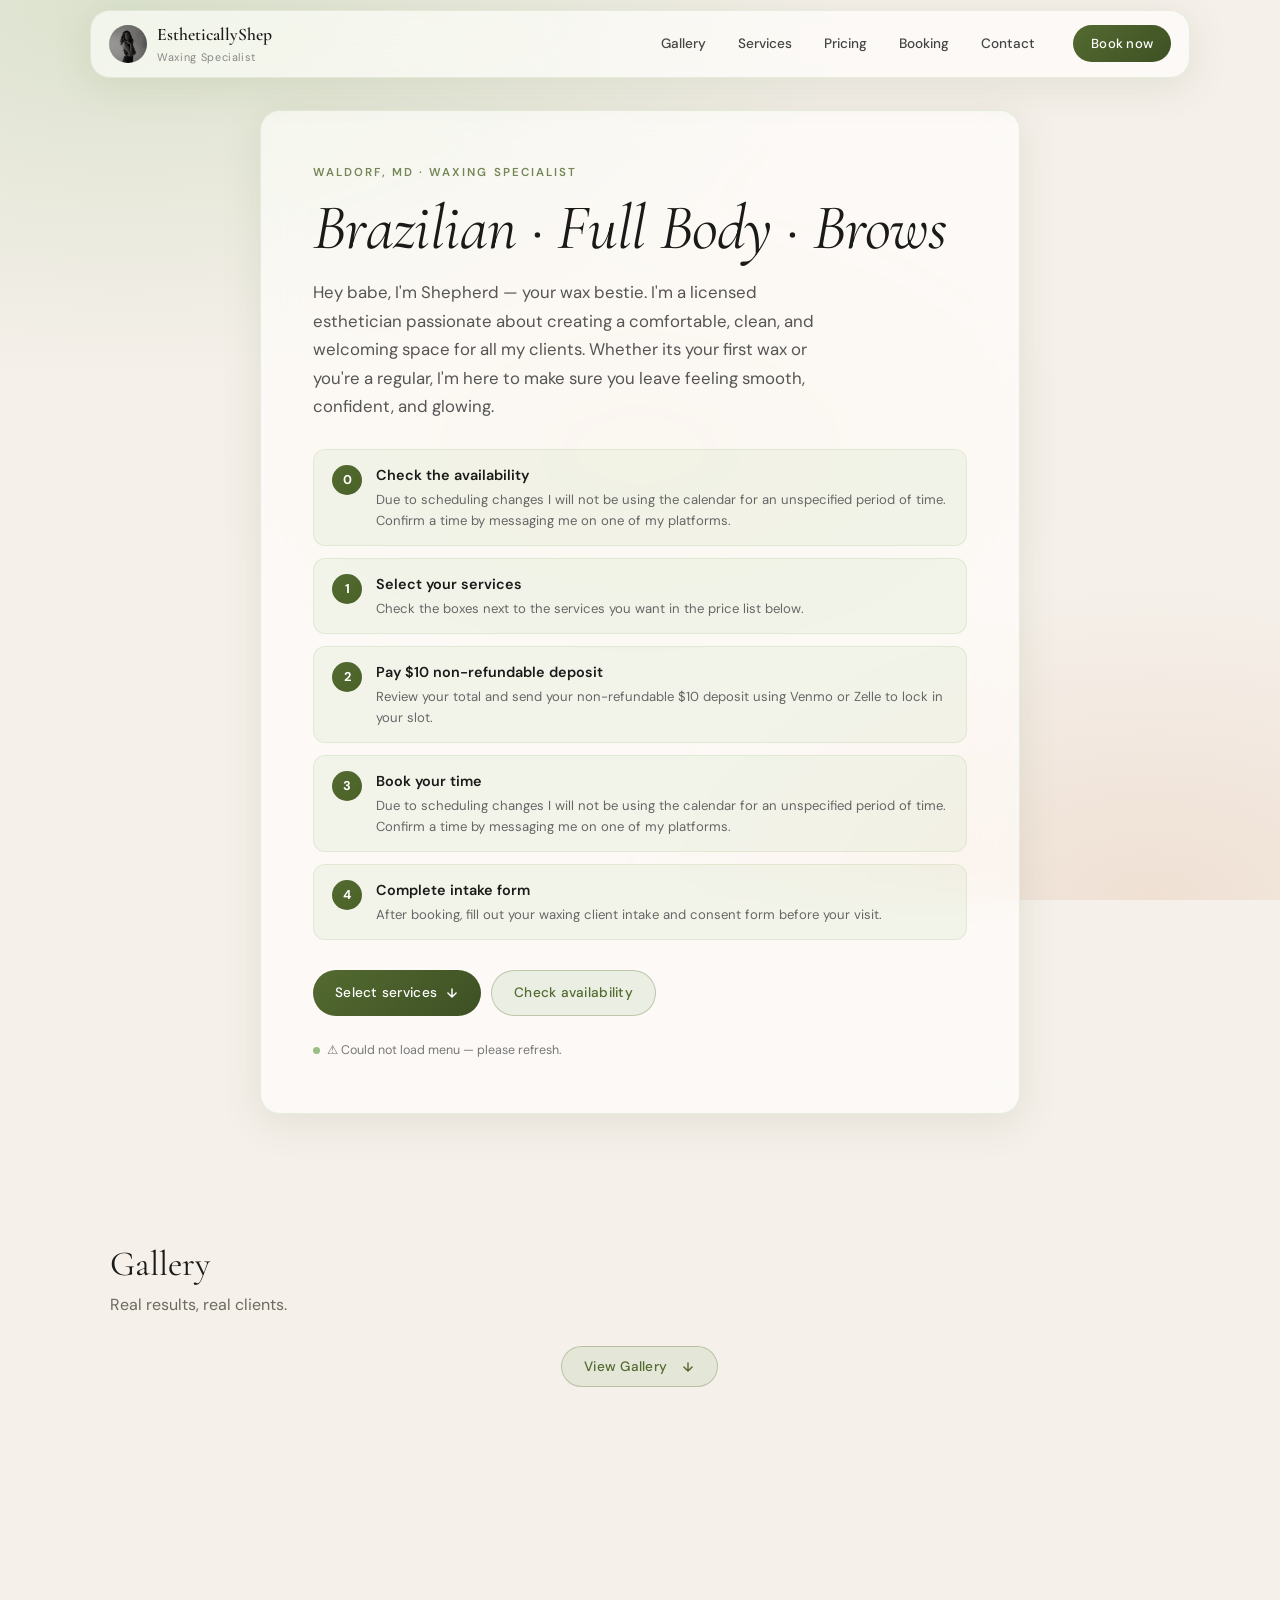
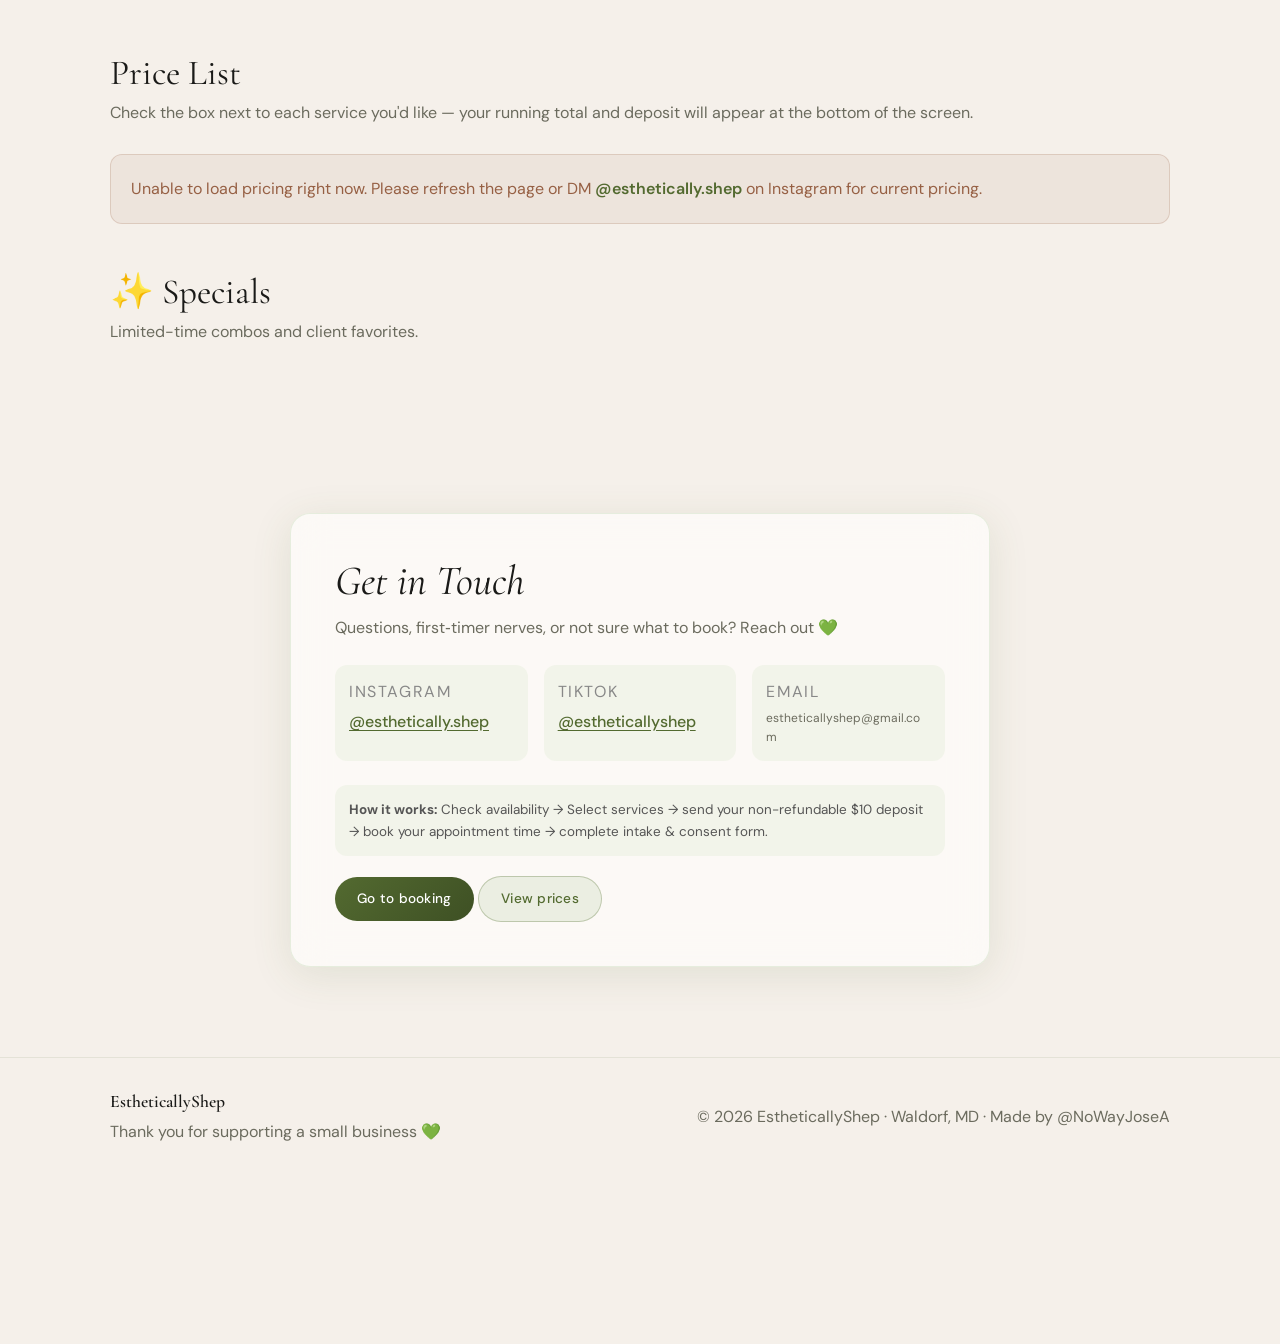
<file: index.html>
<html lang="en">
<head>
  <meta charset="UTF-8" />
  <meta name="viewport" content="width=device-width,initial-scale=1" />
  <title>EstheticallyShep — Waxing Specialist</title>
  <meta name="description" content="EstheticallyShep — Brazilian • Full Body • Brows. Located in Waldorf, MD. Book, pay your non-refundable deposit, and glow up." />
  <link rel="icon" href="IMG_6530.JPG" />
 
  <!-- Google Fonts preconnect for performance -->
  <link rel="preconnect" href="https://fonts.googleapis.com" />
  <link rel="preconnect" href="https://fonts.gstatic.com" crossorigin />
 
  <link rel="stylesheet" href="style.css" />
 
</head>
 
<body>
  <!-- ======= NAV ======= -->
  <header class="navWrap">
    <div class="nav glass">
      <a class="brand" href="index.html" aria-label="EstheticallyShep home">
        <img class="brandLogo" src="IMG_6530.JPG" alt="EstheticallyShep logo" width="38" height="38" />
        <div class="brandText">
          <div class="brandName">EstheticallyShep</div>
          <div class="brandTag">Waxing Specialist</div>
        </div>
      </a>
 
      <nav class="navLinks" aria-label="Primary navigation">
        <a href="#gallery">Gallery</a>
        <a href="#services">Services</a>
        <a href="#pricing">Pricing</a>
        <a href="booking.html">Booking</a>
        <a href="#contact">Contact</a>
      </nav>
 
      <a class="btn navCta" href="booking.html" aria-label="Go to booking page">Book now</a>
    </div>
  </header>
 
  <!-- ======= MAIN ======= -->
  <main class="page">
 
    <!-- ── HERO ── -->
    <section class="hero">
      <div class="heroCard glass" data-animate="fade-up">
        <p class="kicker">Waldorf, MD · Waxing Specialist</p>
        <h1>Brazilian · Full Body · Brows</h1>
        <p class="heroText">
          Hey babe, I'm Shepherd — your wax bestie. I'm a licensed esthetician passionate about creating a comfortable, 
          clean, and welcoming space for all my clients. Whether its your first wax or you're a regular, I'm here to make sure you leave feeling smooth, confident, and glowing.
        </p>
 
        <div class="heroSteps" data-animate="fade-up">
           <div class="step">
            <div class="stepNum">0</div>
            <div>
              <div class="stepTitle">Check the availability</div>
              <div class="stepText">Due to scheduling changes I will not be using the calendar for an unspecified period of time. Confirm a time by messaging me on one of my platforms.</div>
            </div>
          </div>
          <div class="step">
            <div class="stepNum">1</div>
            <div>
              <div class="stepTitle">Select your services</div>
              <div class="stepText">Check the boxes next to the services you want in the price list below.</div>
            </div>
          </div>
          <div class="step">
            <div class="stepNum">2</div>
            <div>
              <div class="stepTitle">Pay $10 non-refundable deposit</div>
              <div class="stepText">Review your total and send your non-refundable $10 deposit using Venmo or Zelle to lock in your slot.</div>
            </div>
          </div>
          <div class="step">
            <div class="stepNum">3</div>
            <div>
              <div class="stepTitle">Book your time</div>
              <div class="stepText">Due to scheduling changes I will not be using the calendar for an unspecified period of time. Confirm a time by messaging me on one of my platforms.</div>
            </div>
          </div>
          <div class="step">
            <div class="stepNum">4</div>
            <div>
              <div class="stepTitle">Complete intake form</div>
              <div class="stepText">After booking, fill out your waxing client intake and consent form before your visit.</div>
            </div>
          </div>
        </div>
 
        <div class="heroActions">
          <a class="btn" href="#pricing">
            Select services
            <svg xmlns="http://www.w3.org/2000/svg" width="14" height="14" viewBox="0 0 24 24" fill="none" stroke="currentColor" stroke-width="2.5" stroke-linecap="round" stroke-linejoin="round"><path d="M12 5v14M5 12l7 7 7-7"/></svg>
          </a>
          <a class="btn secondary" href="booking.html">Check availability</a>
        </div>
 
        <p class="livePill" aria-live="polite">
          <span class="dot"></span>
          <span id="liveStatus">Loading menu…</span>
        </p>
      </div>
    </section>
 
    <!-- ── PHOTO GALLERY CAROUSEL ── -->
    <section class="section photoSection" id="gallery">
      <div class="container">
        <h2 class="sectionTitle" data-animate="fade-up">Gallery</h2>
        <p class="sectionSub muted" data-animate="fade-up">Real results, real clients.</p>
        <div style="text-align:center; margin-bottom:16px;" data-animate="fade-up">
          <button class="btn secondary" id="galleryToggleBtn" type="button" aria-expanded="false" aria-controls="photoCarouselWrap">
            View Gallery
            <svg id="galleryToggleIcon" xmlns="http://www.w3.org/2000/svg" width="14" height="14" viewBox="0 0 24 24" fill="none" stroke="currentColor" stroke-width="2.5" stroke-linecap="round" stroke-linejoin="round" style="margin-left:6px; transition:transform 0.3s;"><path d="M12 5v14M5 12l7 7 7-7"/></svg>
          </button>
        </div>
        <div id="photoCarouselWrap" style="display:none;">
          <div id="photoCarousel"></div>
        </div>
      </div>
    </section>
 
    <!-- ── SERVICES CAROUSEL ── -->
    <section class="section" id="services">
      <div class="container">
        <div id="servicesCarousel"></div>
      </div>
    </section>
 
    <!-- ── PRICING ── -->
    <section class="section" id="pricing">
      <div class="container">
        <h2 class="sectionTitle" data-animate="fade-up">Price List</h2>
        <p class="sectionSub muted" data-animate="fade-up">
          Check the box next to each service you'd like — your running total and deposit will appear at the bottom of the screen.
        </p>
 
        <div id="pricingList" data-animate="fade-up"></div>
 
        <!-- Specials -->
        <div class="specialsWrap" data-animate="fade-up">
          <h2 class="sectionTitle">✨ Specials</h2>
          <p class="sectionSub muted">Limited-time combos and client favorites.</p>
          <div id="specialsList"></div>
        </div>
      </div>
    </section>
 
    <!-- ── CONTACT ── -->
    <section class="section" id="contact">
      <div class="container">
        <div class="contactCard glass" data-animate="fade-up">
          <h2>Get in Touch</h2>
          <p class="muted">Questions, first‑timer nerves, or not sure what to book? Reach out 💚</p>
 
          <div class="contactGrid">
            <div class="contactItem">
              <div class="contactLabel">Instagram</div>
              <a class="link" href="https://instagram.com/esthetically.shep" target="_blank" rel="noopener">@esthetically.shep</a>
            </div>
            <div class="contactItem">
              <div class="contactLabel">TikTok</div>
              <a class="link" href="https://www.tiktok.com/@estheticallyshep?_r=1&_t=ZP-94dry672qPX" target="_blank" rel="noopener">@estheticallyshep</a>
            </div>
            <div class="contactItem">
              <div class="contactLabel">Email</div>
              <div class="email">estheticallyshep@gmail.com</div>
            </div>
          </div>
 
          <div class="contactNote">
            <strong>How it works:</strong> Check availability → Select services → send your non-refundable $10 deposit → book your appointment time → complete intake &amp; consent form.
          </div>
 
          <div class="contactActions">
            <a class="btn" href="booking.html">Go to booking</a>
            <a class="btn secondary" href="#pricing">View prices</a>
          </div>
        </div>
      </div>
    </section>
 
    <footer class="footer">
      <div class="container footerInner">
        <div>
          <div class="footBrand">EstheticallyShep</div>
          <div class="muted">Thank you for supporting a small business 💚</div>
        </div>
        <div class="muted">© <span id="year"></span> EstheticallyShep · Waldorf, MD · Made by <a href="https://github.com/NoWayJoseA" target="_blank" rel="noopener noreferrer">@NoWayJoseA</a></div>
      </div>
    </footer>
  </main>
 
  <script>document.getElementById("year").textContent = new Date().getFullYear();</script>
  <script src="app.js"></script>
</body>
</html>
</file>
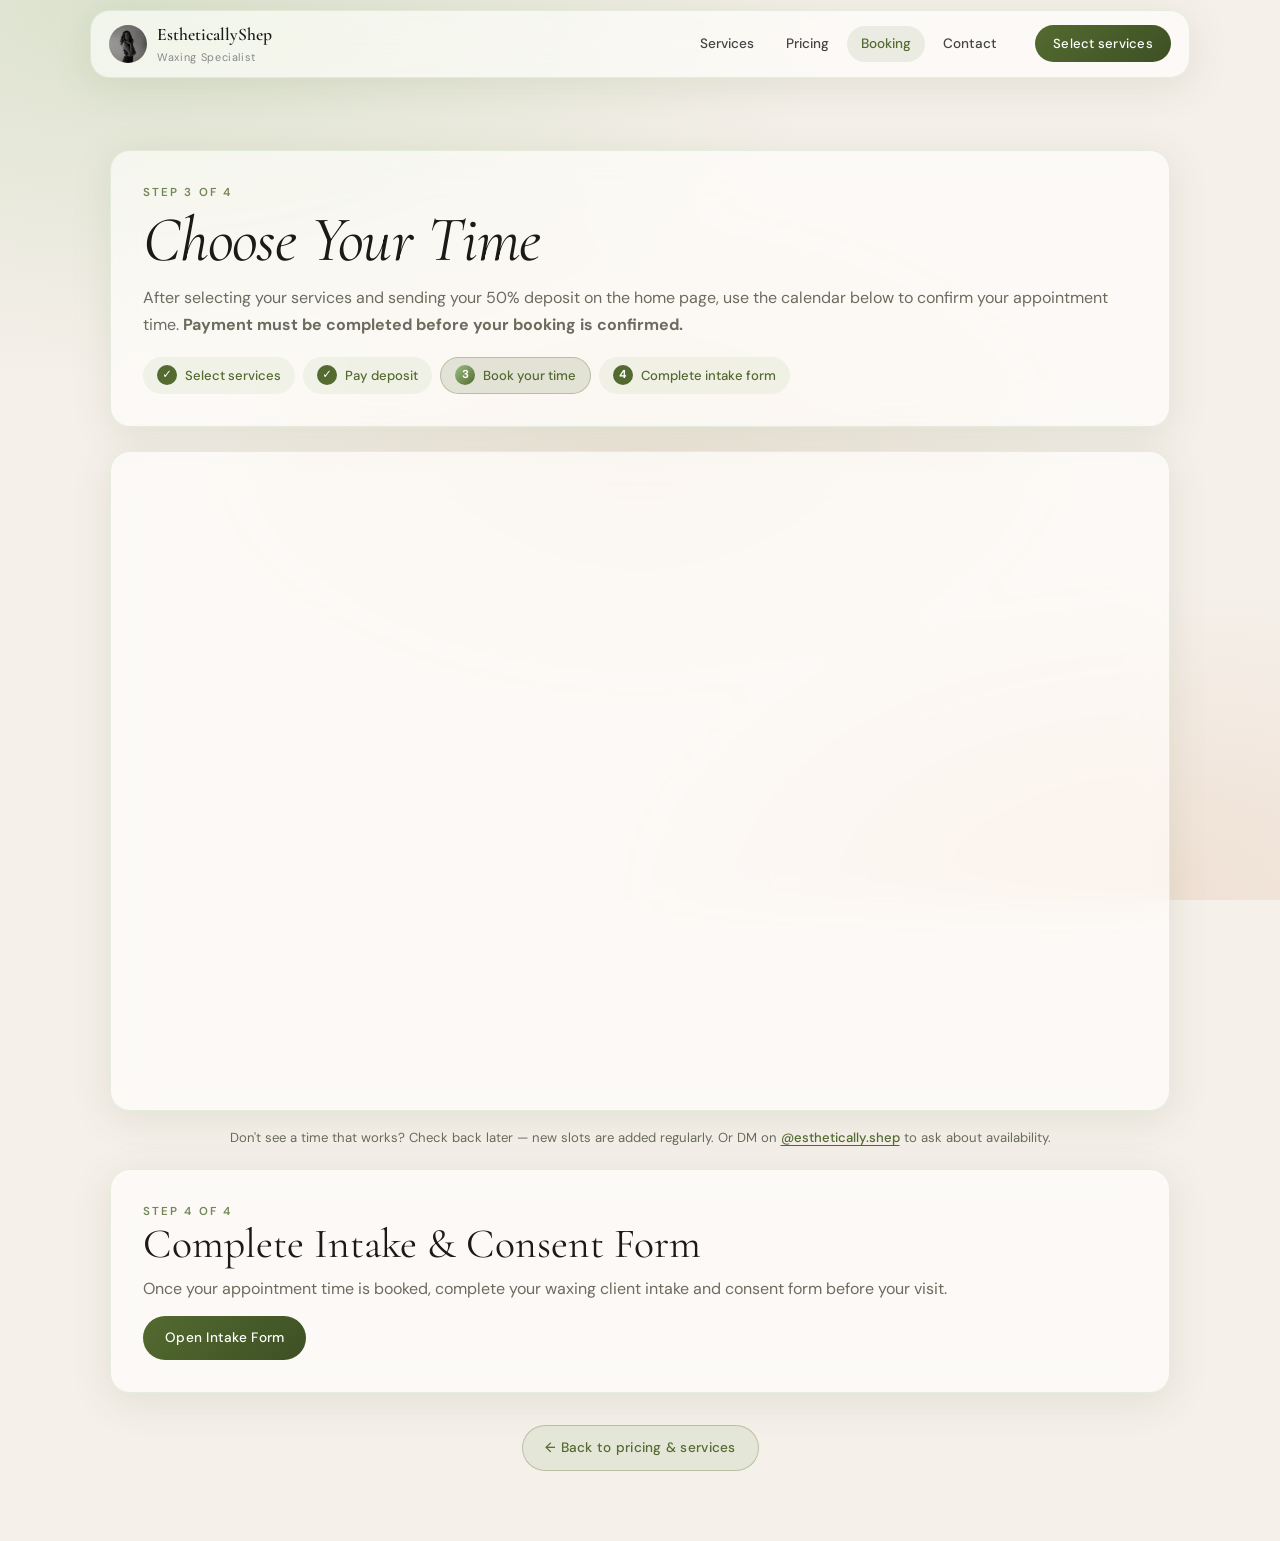
<file: booking.html>
<!doctype html>
<html lang="en">
<head>
  <meta charset="UTF-8" />
  <meta name="viewport" content="width=device-width,initial-scale=1" />
  <title>Book — EstheticallyShep</title>
  <meta name="description" content="Book an appointment with EstheticallyShep in Waldorf, MD. Select your services, pay your deposit, then choose your time." />
  <link rel="icon" href="assets/img/logo.png" />
  <link rel="preconnect" href="https://fonts.googleapis.com" />
  <link rel="preconnect" href="https://fonts.gstatic.com" crossorigin />
  <link rel="stylesheet" href="style.css" />
</head>

<body>
  <header class="navWrap">
    <div class="nav glass">
      <a class="brand" href="index.html" aria-label="EstheticallyShep home">
        <img class="brandLogo" src="IMG_6530.JPG" alt="EstheticallyShep logo" width="38" height="38" />
        <div class="brandText">
          <div class="brandName">EstheticallyShep</div>
          <div class="brandTag">Waxing Specialist</div>
        </div>
      </a>

      <nav class="navLinks" aria-label="Primary navigation">
        <a href="index.html#services">Services</a>
        <a href="index.html#pricing">Pricing</a>
        <a class="active" href="booking.html">Booking</a>
        <a href="index.html#contact">Contact</a>
      </nav>

      <a class="btn navCta" href="index.html#pricing" aria-label="Select services and pay deposit">Select services</a>
    </div>
  </header>

  <main class="page">
    <section class="section">
      <div class="container">

        <div class="bookingHero glass" data-animate="fade-up">
          <p class="kicker">Step 3 of 4</p>
          <h1>Choose Your Time</h1>
          <p class="muted">
            After selecting your services and sending your 50% deposit on the home page, use the calendar below to confirm your appointment time.
            <strong> Payment must be completed before your booking is confirmed.</strong>
          </p>

          <div class="bookingSteps">
            <div class="miniStep">
              <span>✓</span> Select services
            </div>
            <div class="miniStep">
              <span>✓</span> Pay deposit
            </div>
            <div class="miniStep" style="background: rgba(83,106,48,0.15); border: 1.5px solid rgba(83,106,48,0.3);">
              <span style="background: linear-gradient(135deg, #9abe83, #536a30);">3</span> Book your time
            </div>
            <div class="miniStep">
              <span>4</span> Complete intake form
            </div>
          </div>
        </div>

        <div class="bookingFrame glass" data-animate="fade-up">
          <iframe
            src="https://calendar.google.com/calendar/appointments/schedules/AcZssZ10RNpSrgbRQURihGTPtcEadJ0nVlA8j5O52AT-zgfAJr53ZzY28FDJWLaTJcyq4pIoC62fFPbS?gv=true"
            style="border:0; border-radius:16px; display:block;"
            width="100%"
            height="650"
            frameborder="0"
            title="EstheticallyShep Appointment Booking"
            loading="lazy"
          ></iframe>
        </div>

        <p class="bookingFooter muted">
          Don't see a time that works? Check back later — new slots are added regularly. Or DM on
          <a class="link" href="https://instagram.com/esthetically.shep" target="_blank" rel="noopener">@esthetically.shep</a>
          to ask about availability.
        </p>

        <div class="bookingHero glass" data-animate="fade-up" style="margin-top: 20px;">
          <p class="kicker">Step 4 of 4</p>
          <h2 style="margin-bottom: 6px;">Complete Intake &amp; Consent Form</h2>
          <p class="muted" style="margin-bottom: 14px;">
            Once your appointment time is booked, complete your waxing client intake and consent form before your visit.
          </p>
          <a class="btn" href="intake.html">Open Intake Form</a>
        </div>

        <div style="margin-top: 32px; text-align: center;">
          <a class="btn secondary" href="index.html#pricing">← Back to pricing & services</a>
        </div>

      </div>
    </section>
  </main>

  <script>
    // Animate elements on load
    document.addEventListener("DOMContentLoaded", () => {
      if (!("IntersectionObserver" in window)) {
        document.querySelectorAll("[data-animate]").forEach(el => el.classList.add("inview"));
        return;
      }
      const io = new IntersectionObserver(entries => {
        entries.forEach(e => { if (e.isIntersecting) { e.target.classList.add("inview"); io.unobserve(e.target); } });
      }, { threshold: 0.1 });
      document.querySelectorAll("[data-animate]").forEach(el => io.observe(el));
    });
  </script>
</body>
</html>
</file>
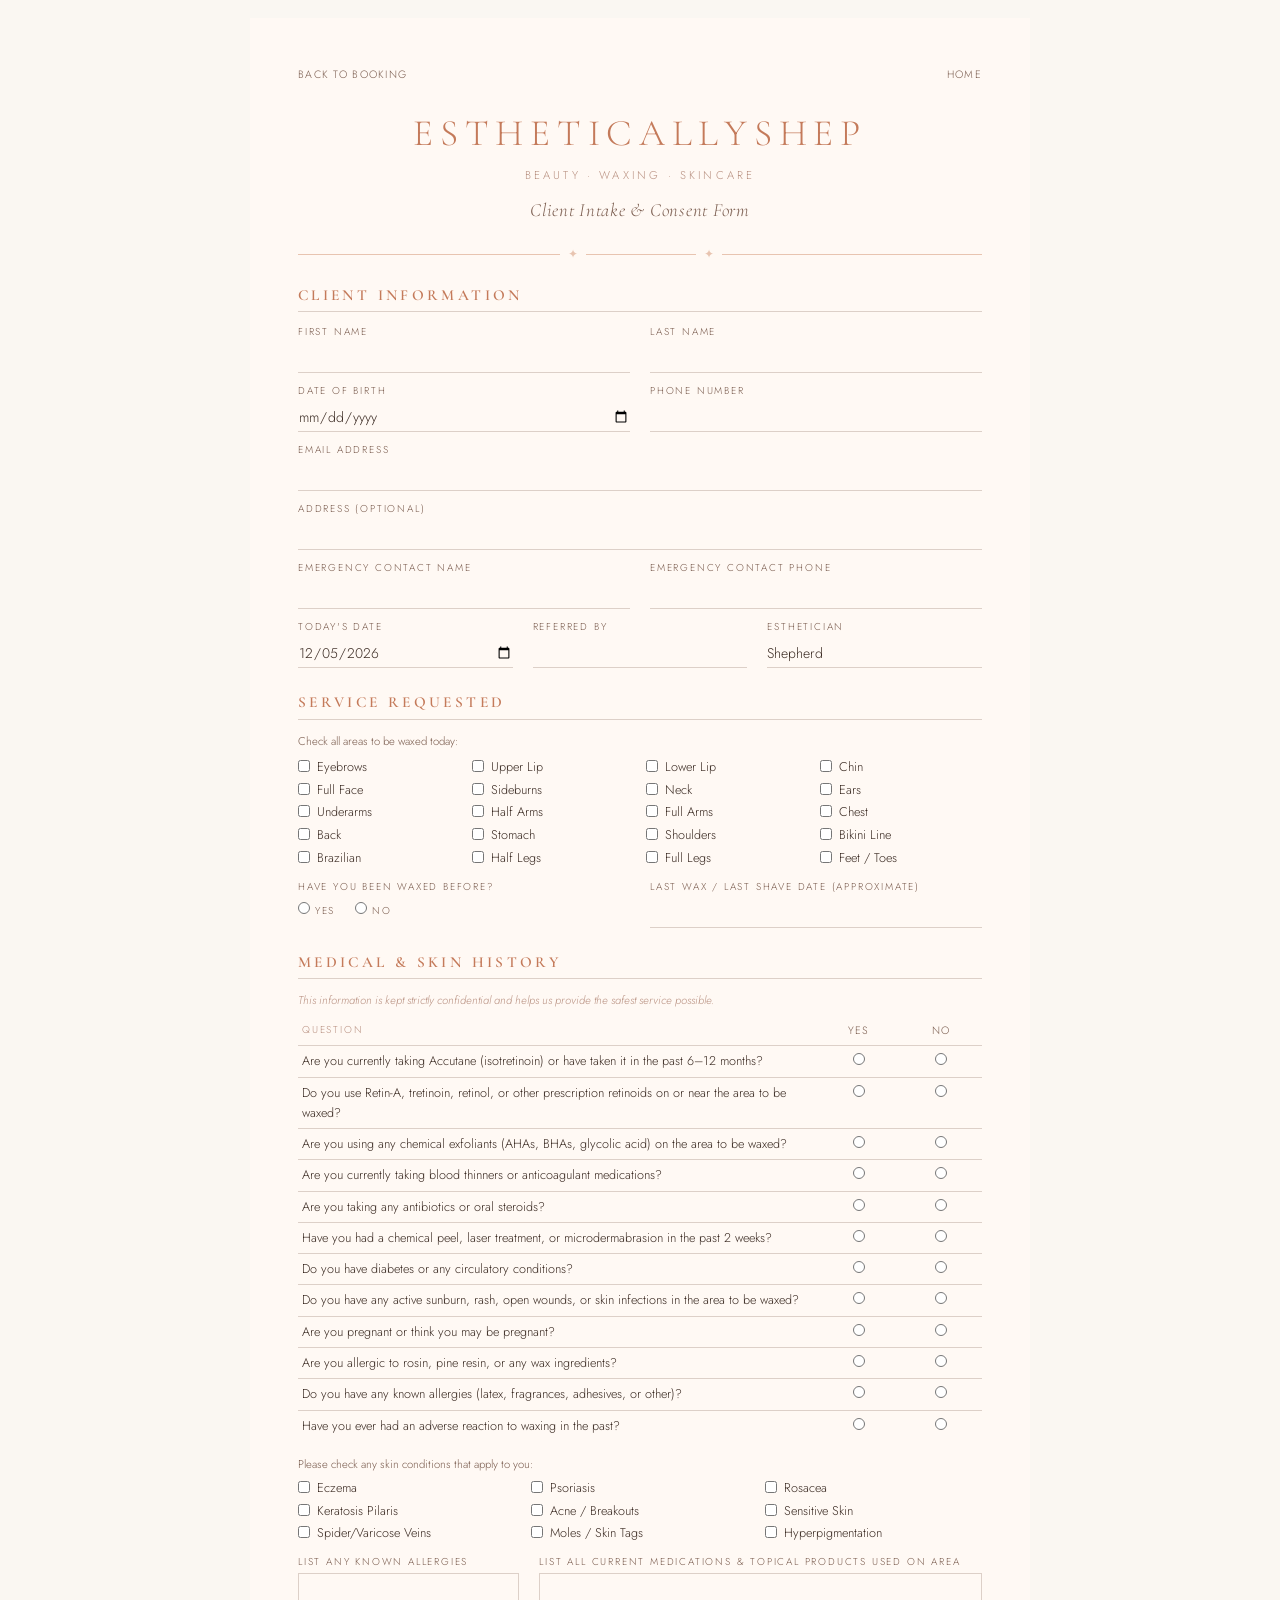
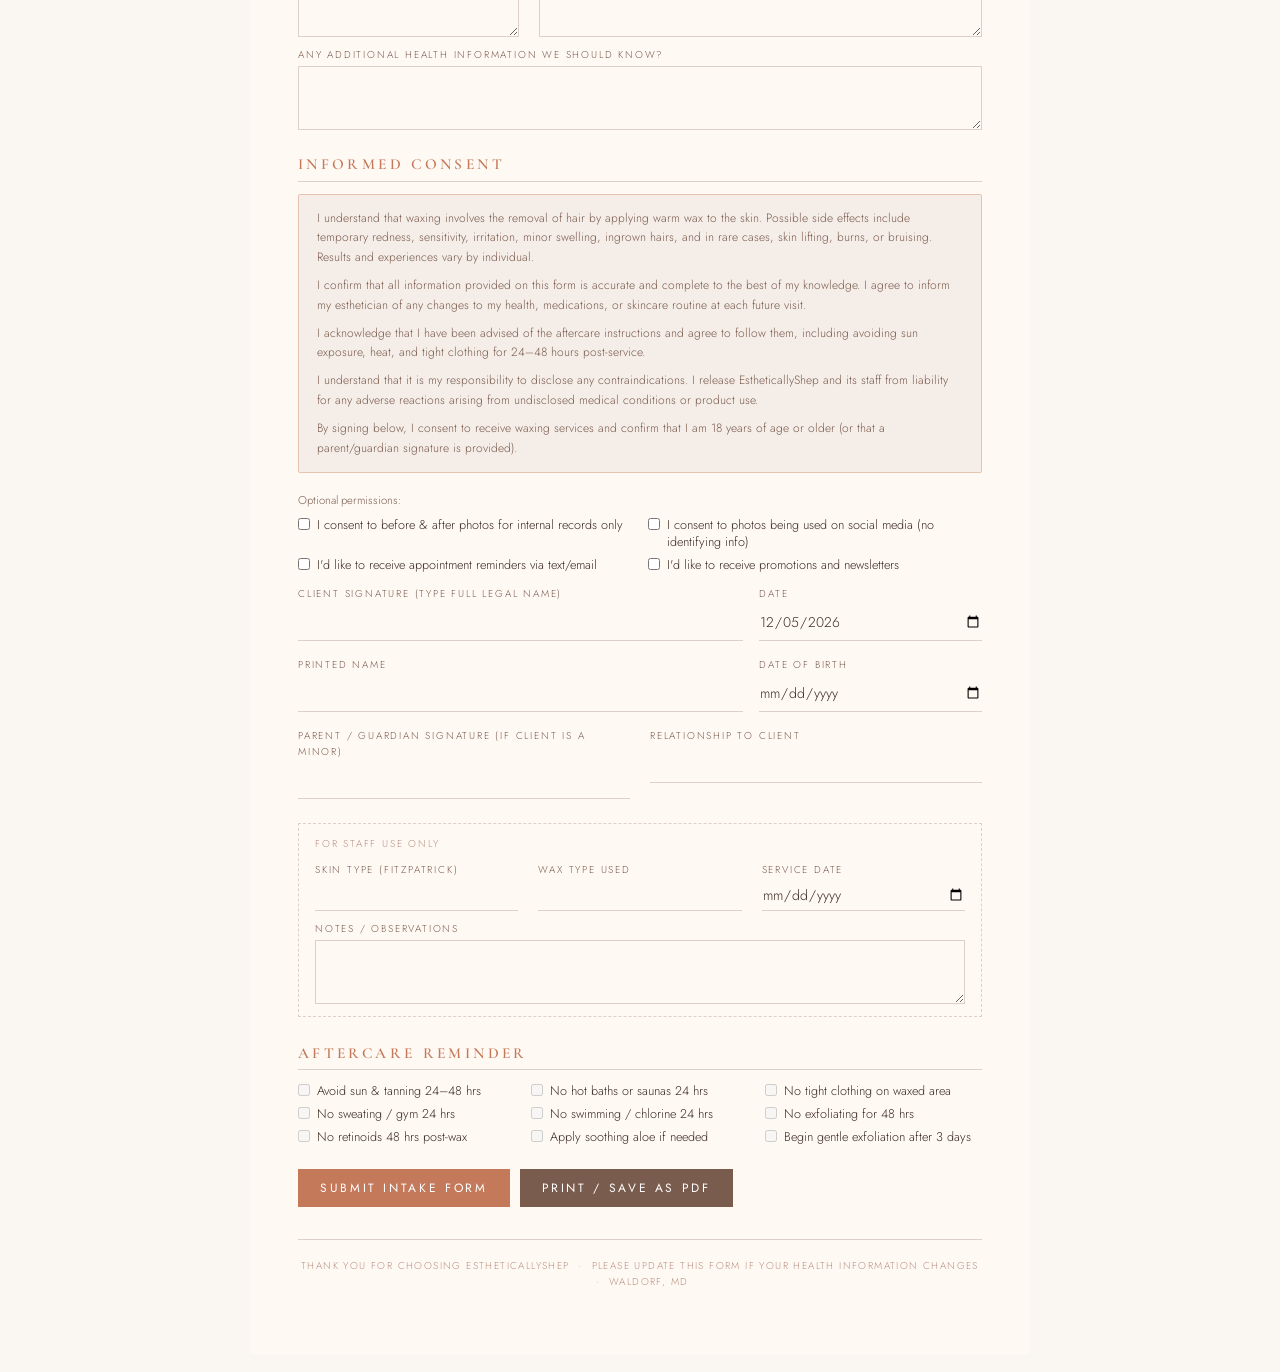
<file: intake.html>
<!DOCTYPE html>
<html lang="en">
<head>
  <meta charset="UTF-8" />
  <meta name="viewport" content="width=device-width, initial-scale=1.0" />
  <title>Waxing Client Intake & Consent Form — EstheticallyShep</title>
  <link href="https://fonts.googleapis.com/css2?family=Cormorant+Garamond:ital,wght@0,300;0,400;0,600;1,300;1,400&family=Jost:wght@300;400;500&display=swap" rel="stylesheet" />
  <style>
    *, *::before, *::after { box-sizing: border-box; margin: 0; padding: 0; }

    :root {
      --cream: #faf7f2;
      --warm-white: #fff9f4;
      --blush: #e8c4b0;
      --rose: #c47a5a;
      --deep: #3a2a22;
      --mid: #7a5c4e;
      --light: #b89080;
      --border: #ddd0c8;
    }

    body {
      font-family: 'Jost', sans-serif;
      font-weight: 300;
      background: var(--cream);
      color: var(--deep);
      font-size: 10.5pt;
      line-height: 1.6;
      padding: 18px;
    }

    .page {
      max-width: 780px;
      margin: 0 auto;
      padding: 48px 48px 64px;
      background: var(--warm-white);
    }

    .top-links {
      display: flex;
      justify-content: space-between;
      align-items: center;
      margin-bottom: 20px;
      font-size: 8pt;
      letter-spacing: 0.12em;
      text-transform: uppercase;
    }
    .top-links a { color: var(--mid); text-decoration: none; border-bottom: 1px solid transparent; }
    .top-links a:hover { border-bottom-color: var(--mid); }

    header {
      text-align: center;
      padding-bottom: 28px;
      margin-bottom: 28px;
      border-bottom: 1.5px solid var(--blush);
      position: relative;
    }
    header::before, header::after {
      content: '✦';
      position: absolute;
      bottom: -10px;
      font-size: 12px;
      color: var(--blush);
      background: var(--warm-white);
      padding: 0 8px;
    }
    header::before { left: calc(50% - 80px); }
    header::after  { left: calc(50% + 56px); }

    .salon-name {
      font-family: 'Cormorant Garamond', serif;
      font-size: 28pt;
      font-weight: 300;
      letter-spacing: 0.18em;
      text-transform: uppercase;
      color: var(--rose);
    }
    .salon-tagline {
      font-size: 8.5pt;
      letter-spacing: 0.28em;
      text-transform: uppercase;
      color: var(--light);
      margin-top: 2px;
    }
    .form-title {
      font-family: 'Cormorant Garamond', serif;
      font-size: 14pt;
      font-style: italic;
      color: var(--mid);
      margin-top: 12px;
      letter-spacing: 0.04em;
    }

    .section { margin-bottom: 22px; }
    .section-title {
      font-family: 'Cormorant Garamond', serif;
      font-size: 11.5pt;
      font-weight: 600;
      letter-spacing: 0.22em;
      text-transform: uppercase;
      color: var(--rose);
      border-bottom: 1px solid var(--border);
      padding-bottom: 4px;
      margin-bottom: 12px;
    }

    .field-grid { display: grid; gap: 10px 20px; }
    .col-2 { grid-template-columns: 1fr 1fr; }
    .col-3 { grid-template-columns: 1fr 1fr 1fr; }
    .col-1-2 { grid-template-columns: 1fr 2fr; }
    .span-2 { grid-column: span 2; }
    .span-3 { grid-column: span 3; }

    .field label {
      display: block;
      font-size: 7.5pt;
      letter-spacing: 0.18em;
      text-transform: uppercase;
      color: var(--mid);
      margin-bottom: 3px;
    }

    .line, .line-tall, .sig-line {
      border: 1px solid var(--border);
      width: 100%;
      background: transparent;
      display: block;
      font: inherit;
      color: var(--deep);
      padding: 4px 6px;
    }
    .line { height: 30px; border-width: 0 0 1px 0; border-radius: 0; padding-left: 0; padding-right: 0; }
    .line-tall { height: 64px; }
    .sig-line { height: 36px; border-width: 0 0 1px 0; border-radius: 0; padding-left: 0; padding-right: 0; }
    textarea.line-tall, textarea.sig-line { resize: vertical; min-height: 64px; border-width: 1px; padding: 8px; }

    .check-grid { display: grid; grid-template-columns: repeat(3, 1fr); gap: 5px 16px; margin-top: 2px; }
    .check-grid.col-2 { grid-template-columns: repeat(2, 1fr); }
    .check-item { display: flex; align-items: flex-start; gap: 7px; font-size: 9.5pt; line-height: 1.4; }
    .check-box { width: 12px; height: 12px; min-width: 12px; border: 1px solid var(--light); margin-top: 2px; accent-color: var(--rose); }

    .yn-table { width: 100%; border-collapse: collapse; }
    .yn-table tr { border-bottom: 1px solid var(--border); }
    .yn-table tr:last-child { border-bottom: none; }
    .yn-table td { padding: 5px 4px; font-size: 9.5pt; vertical-align: top; }
    .yn-table td:first-child { width: 76%; }
    .yn-table td.yn { width: 12%; text-align: center; color: var(--mid); font-size: 8pt; letter-spacing: 0.1em; }
    .yn-header td { font-size: 7.5pt; letter-spacing: 0.18em; text-transform: uppercase; color: var(--light); padding-bottom: 6px; border-bottom: 1.5px solid var(--border); }

    .area-grid { display: grid; grid-template-columns: repeat(4, 1fr); gap: 5px 12px; }

    .consent-box {
      background: #f5ede8;
      border: 1px solid var(--blush);
      border-radius: 2px;
      padding: 14px 18px;
      font-size: 9pt;
      line-height: 1.65;
      color: var(--mid);
      margin-bottom: 18px;
    }
    .consent-box p + p { margin-top: 8px; }

    .sig-grid { display: grid; grid-template-columns: 2fr 1fr; gap: 16px; margin-top: 8px; }

    footer {
      text-align: center;
      margin-top: 32px;
      padding-top: 18px;
      border-top: 1px solid var(--border);
      font-size: 7.5pt;
      letter-spacing: 0.14em;
      text-transform: uppercase;
      color: var(--light);
    }

    .staff-box { border: 1px dashed var(--border); padding: 12px 16px; margin-top: 24px; }
    .staff-box .staff-label { font-size: 7.5pt; letter-spacing: 0.18em; text-transform: uppercase; color: var(--light); margin-bottom: 10px; }

    .actions { display: flex; flex-wrap: wrap; gap: 10px; margin-top: 24px; }
    .print-btn, .submit-btn {
      display: inline-block;
      padding: 10px 22px;
      border: none;
      font-family: 'Jost', sans-serif;
      font-size: 9pt;
      letter-spacing: 0.22em;
      text-transform: uppercase;
      cursor: pointer;
      transition: background 0.2s;
    }
    .print-btn { background: var(--mid); color: white; }
    .print-btn:hover { background: var(--deep); }
    .submit-btn { background: var(--rose); color: white; }
    .submit-btn:hover { background: var(--mid); }

    .status { margin-top: 10px; font-size: 8.8pt; color: var(--mid); display: none; }
    .status.show { display: block; }
    .note { font-size: 8.5pt; color: var(--light); font-style: italic; margin-top: 4px; }

    @media (max-width: 780px) {
      .page { padding: 28px 18px 36px; }
      .col-2, .col-3, .col-1-2, .sig-grid, .area-grid, .check-grid, .check-grid.col-2 { grid-template-columns: 1fr; }
      .span-2, .span-3 { grid-column: auto; }
    }
    @media print {
      body { background: white; font-size: 10pt; padding: 0; }
      .page { padding: 24px 32px; max-width: 100%; box-shadow: none; }
      .no-print { display: none !important; }
    }
  </style>
</head>
<body>
<div class="page">
  <div class="top-links no-print">
    <a href="booking.html">Back to booking</a>
    <a href="index.html">Home</a>
  </div>

  <header>
    <div class="salon-name">EstheticallyShep</div>
    <div class="salon-tagline">Beauty · Waxing · Skincare</div>
    <div class="form-title">Client Intake &amp; Consent Form</div>
  </header>

  <form id="intakeForm">
    <!-- CLIENT INFORMATION -->
    <div class="section">
      <div class="section-title">Client Information</div>
      <div class="field-grid col-2">
        <div class="field"><label for="firstName">First Name</label><input id="firstName" name="firstName" class="line" required /></div>
        <div class="field"><label for="lastName">Last Name</label><input id="lastName" name="lastName" class="line" required /></div>
        <div class="field"><label for="dob">Date of Birth</label><input id="dob" name="dob" type="date" class="line" required /></div>
        <div class="field"><label for="phone">Phone Number</label><input id="phone" name="phone" class="line" required /></div>
        <div class="field span-2"><label for="email">Email Address</label><input id="email" name="email" type="email" class="line" required /></div>
        <div class="field span-2"><label for="address">Address (optional)</label><input id="address" name="address" class="line" /></div>
        <div class="field"><label for="emergencyName">Emergency Contact Name</label><input id="emergencyName" name="emergencyName" class="line" /></div>
        <div class="field"><label for="emergencyPhone">Emergency Contact Phone</label><input id="emergencyPhone" name="emergencyPhone" class="line" /></div>
      </div>
      <div class="field-grid col-3" style="margin-top:10px;">
        <div class="field"><label for="todayDate">Today's Date</label><input id="todayDate" name="todayDate" type="date" class="line" required /></div>
        <div class="field"><label for="referredBy">Referred By</label><input id="referredBy" name="referredBy" class="line" /></div>
        <div class="field"><label for="esthetician">Esthetician</label><input id="esthetician" name="esthetician" class="line" value="Shepherd" /></div>
      </div>
    </div>

    <!-- SERVICE REQUESTED -->
    <div class="section">
      <div class="section-title">Service Requested</div>
      <p style="font-size:8.5pt;color:var(--mid);margin-bottom:8px;">Check all areas to be waxed today:</p>
      <div class="area-grid">
        <label class="check-item"><input class="check-box" type="checkbox" name="areas" value="Eyebrows" /> Eyebrows</label>
        <label class="check-item"><input class="check-box" type="checkbox" name="areas" value="Upper Lip" /> Upper Lip</label>
        <label class="check-item"><input class="check-box" type="checkbox" name="areas" value="Lower Lip" /> Lower Lip</label>
        <label class="check-item"><input class="check-box" type="checkbox" name="areas" value="Chin" /> Chin</label>
        <label class="check-item"><input class="check-box" type="checkbox" name="areas" value="Full Face" /> Full Face</label>
        <label class="check-item"><input class="check-box" type="checkbox" name="areas" value="Sideburns" /> Sideburns</label>
        <label class="check-item"><input class="check-box" type="checkbox" name="areas" value="Neck" /> Neck</label>
        <label class="check-item"><input class="check-box" type="checkbox" name="areas" value="Ears" /> Ears</label>
        <label class="check-item"><input class="check-box" type="checkbox" name="areas" value="Underarms" /> Underarms</label>
        <label class="check-item"><input class="check-box" type="checkbox" name="areas" value="Half Arms" /> Half Arms</label>
        <label class="check-item"><input class="check-box" type="checkbox" name="areas" value="Full Arms" /> Full Arms</label>
        <label class="check-item"><input class="check-box" type="checkbox" name="areas" value="Chest" /> Chest</label>
        <label class="check-item"><input class="check-box" type="checkbox" name="areas" value="Back" /> Back</label>
        <label class="check-item"><input class="check-box" type="checkbox" name="areas" value="Stomach" /> Stomach</label>
        <label class="check-item"><input class="check-box" type="checkbox" name="areas" value="Shoulders" /> Shoulders</label>
        <label class="check-item"><input class="check-box" type="checkbox" name="areas" value="Bikini Line" /> Bikini Line</label>
        <label class="check-item"><input class="check-box" type="checkbox" name="areas" value="Brazilian" /> Brazilian</label>
        <label class="check-item"><input class="check-box" type="checkbox" name="areas" value="Half Legs" /> Half Legs</label>
        <label class="check-item"><input class="check-box" type="checkbox" name="areas" value="Full Legs" /> Full Legs</label>
        <label class="check-item"><input class="check-box" type="checkbox" name="areas" value="Feet / Toes" /> Feet / Toes</label>
      </div>
      <div class="field-grid col-2" style="margin-top:12px;">
        <div class="field">
          <label>Have you been waxed before?</label>
          <div style="display:flex;gap:20px;margin-top:5px;">
            <label class="check-item"><input class="check-box" type="radio" name="waxedBefore" value="Yes" required /> Yes</label>
            <label class="check-item"><input class="check-box" type="radio" name="waxedBefore" value="No" required /> No</label>
          </div>
        </div>
        <div class="field"><label for="lastWaxDate">Last wax / last shave date (approximate)</label><input id="lastWaxDate" name="lastWaxDate" class="line" /></div>
      </div>
    </div>

    <!-- MEDICAL & SKIN HISTORY -->
    <div class="section">
      <div class="section-title">Medical &amp; Skin History</div>
      <p class="note" style="margin-bottom:8px;">This information is kept strictly confidential and helps us provide the safest service possible.</p>
      <table class="yn-table">
        <tr class="yn-header"><td>Question</td><td class="yn">Yes</td><td class="yn">No</td></tr>
        <tr><td>Are you currently taking Accutane (isotretinoin) or have taken it in the past 6–12 months?</td><td class="yn"><input class="check-box" type="radio" name="q1" value="Yes" /></td><td class="yn"><input class="check-box" type="radio" name="q1" value="No" /></td></tr>
        <tr><td>Do you use Retin-A, tretinoin, retinol, or other prescription retinoids on or near the area to be waxed?</td><td class="yn"><input class="check-box" type="radio" name="q2" value="Yes" /></td><td class="yn"><input class="check-box" type="radio" name="q2" value="No" /></td></tr>
        <tr><td>Are you using any chemical exfoliants (AHAs, BHAs, glycolic acid) on the area to be waxed?</td><td class="yn"><input class="check-box" type="radio" name="q3" value="Yes" /></td><td class="yn"><input class="check-box" type="radio" name="q3" value="No" /></td></tr>
        <tr><td>Are you currently taking blood thinners or anticoagulant medications?</td><td class="yn"><input class="check-box" type="radio" name="q4" value="Yes" /></td><td class="yn"><input class="check-box" type="radio" name="q4" value="No" /></td></tr>
        <tr><td>Are you taking any antibiotics or oral steroids?</td><td class="yn"><input class="check-box" type="radio" name="q5" value="Yes" /></td><td class="yn"><input class="check-box" type="radio" name="q5" value="No" /></td></tr>
        <tr><td>Have you had a chemical peel, laser treatment, or microdermabrasion in the past 2 weeks?</td><td class="yn"><input class="check-box" type="radio" name="q6" value="Yes" /></td><td class="yn"><input class="check-box" type="radio" name="q6" value="No" /></td></tr>
        <tr><td>Do you have diabetes or any circulatory conditions?</td><td class="yn"><input class="check-box" type="radio" name="q7" value="Yes" /></td><td class="yn"><input class="check-box" type="radio" name="q7" value="No" /></td></tr>
        <tr><td>Do you have any active sunburn, rash, open wounds, or skin infections in the area to be waxed?</td><td class="yn"><input class="check-box" type="radio" name="q8" value="Yes" /></td><td class="yn"><input class="check-box" type="radio" name="q8" value="No" /></td></tr>
        <tr><td>Are you pregnant or think you may be pregnant?</td><td class="yn"><input class="check-box" type="radio" name="q9" value="Yes" /></td><td class="yn"><input class="check-box" type="radio" name="q9" value="No" /></td></tr>
        <tr><td>Are you allergic to rosin, pine resin, or any wax ingredients?</td><td class="yn"><input class="check-box" type="radio" name="q10" value="Yes" /></td><td class="yn"><input class="check-box" type="radio" name="q10" value="No" /></td></tr>
        <tr><td>Do you have any known allergies (latex, fragrances, adhesives, or other)?</td><td class="yn"><input class="check-box" type="radio" name="q11" value="Yes" /></td><td class="yn"><input class="check-box" type="radio" name="q11" value="No" /></td></tr>
        <tr><td>Have you ever had an adverse reaction to waxing in the past?</td><td class="yn"><input class="check-box" type="radio" name="q12" value="Yes" /></td><td class="yn"><input class="check-box" type="radio" name="q12" value="No" /></td></tr>
      </table>

      <div style="margin-top:14px;">
        <p style="font-size:8.5pt;color:var(--mid);margin-bottom:6px;">Please check any skin conditions that apply to you:</p>
        <div class="check-grid">
          <label class="check-item"><input class="check-box" type="checkbox" name="conditions" value="Eczema" /> Eczema</label>
          <label class="check-item"><input class="check-box" type="checkbox" name="conditions" value="Psoriasis" /> Psoriasis</label>
          <label class="check-item"><input class="check-box" type="checkbox" name="conditions" value="Rosacea" /> Rosacea</label>
          <label class="check-item"><input class="check-box" type="checkbox" name="conditions" value="Keratosis Pilaris" /> Keratosis Pilaris</label>
          <label class="check-item"><input class="check-box" type="checkbox" name="conditions" value="Acne / Breakouts" /> Acne / Breakouts</label>
          <label class="check-item"><input class="check-box" type="checkbox" name="conditions" value="Sensitive Skin" /> Sensitive Skin</label>
          <label class="check-item"><input class="check-box" type="checkbox" name="conditions" value="Spider/Varicose Veins" /> Spider/Varicose Veins</label>
          <label class="check-item"><input class="check-box" type="checkbox" name="conditions" value="Moles / Skin Tags" /> Moles / Skin Tags</label>
          <label class="check-item"><input class="check-box" type="checkbox" name="conditions" value="Hyperpigmentation" /> Hyperpigmentation</label>
        </div>
      </div>

      <div class="field-grid col-1-2" style="margin-top:12px;">
        <div class="field"><label for="knownAllergies">List any known allergies</label><textarea id="knownAllergies" name="knownAllergies" class="line-tall"></textarea></div>
        <div class="field"><label for="medications">List all current medications &amp; topical products used on area</label><textarea id="medications" name="medications" class="line-tall"></textarea></div>
      </div>
      <div class="field" style="margin-top:10px;">
        <label for="additionalHealth">Any additional health information we should know?</label><textarea id="additionalHealth" name="additionalHealth" class="line-tall"></textarea>
      </div>
    </div>

    <!-- INFORMED CONSENT -->
    <div class="section">
      <div class="section-title">Informed Consent</div>
      <div class="consent-box">
        <p>I understand that waxing involves the removal of hair by applying warm wax to the skin. Possible side effects include temporary redness, sensitivity, irritation, minor swelling, ingrown hairs, and in rare cases, skin lifting, burns, or bruising. Results and experiences vary by individual.</p>
        <p>I confirm that all information provided on this form is accurate and complete to the best of my knowledge. I agree to inform my esthetician of any changes to my health, medications, or skincare routine at each future visit.</p>
        <p>I acknowledge that I have been advised of the aftercare instructions and agree to follow them, including avoiding sun exposure, heat, and tight clothing for 24–48 hours post-service.</p>
        <p>I understand that it is my responsibility to disclose any contraindications. I release EstheticallyShep and its staff from liability for any adverse reactions arising from undisclosed medical conditions or product use.</p>
        <p>By signing below, I consent to receive waxing services and confirm that I am 18 years of age or older (or that a parent/guardian signature is provided).</p>
      </div>

      <div style="margin-bottom:12px;">
        <p style="font-size:8.5pt;color:var(--mid);margin-bottom:6px;">Optional permissions:</p>
        <div class="check-grid col-2">
          <label class="check-item"><input class="check-box" type="checkbox" name="permissions" value="Internal photos" /> I consent to before &amp; after photos for internal records only</label>
          <label class="check-item"><input class="check-box" type="checkbox" name="permissions" value="Social media photos" /> I consent to photos being used on social media (no identifying info)</label>
          <label class="check-item"><input class="check-box" type="checkbox" name="permissions" value="Appointment reminders" /> I'd like to receive appointment reminders via text/email</label>
          <label class="check-item"><input class="check-box" type="checkbox" name="permissions" value="Promotions" /> I'd like to receive promotions and newsletters</label>
        </div>
      </div>

      <div class="sig-grid">
        <div class="field"><label for="clientSignature">Client Signature (type full legal name)</label><input id="clientSignature" name="clientSignature" class="sig-line" required /></div>
        <div class="field"><label for="signatureDate">Date</label><input id="signatureDate" name="signatureDate" type="date" class="sig-line" required /></div>
        <div class="field"><label for="printedName">Printed Name</label><input id="printedName" name="printedName" class="sig-line" required /></div>
        <div class="field"><label for="signatureDob">Date of Birth</label><input id="signatureDob" name="signatureDob" type="date" class="sig-line" required /></div>
      </div>

      <div style="margin-top:16px;" class="field-grid col-2">
        <div class="field"><label for="guardianSignature">Parent / Guardian Signature (if client is a minor)</label><input id="guardianSignature" name="guardianSignature" class="sig-line" /></div>
        <div class="field"><label for="guardianRelationship">Relationship to Client</label><input id="guardianRelationship" name="guardianRelationship" class="sig-line" /></div>
      </div>
    </div>

    <!-- STAFF USE ONLY -->
    <div class="staff-box">
      <div class="staff-label">For Staff Use Only</div>
      <div class="field-grid col-3">
        <div class="field"><label for="staffSkinType">Skin Type (Fitzpatrick)</label><input id="staffSkinType" name="staffSkinType" class="line" /></div>
        <div class="field"><label for="staffWaxType">Wax Type Used</label><input id="staffWaxType" name="staffWaxType" class="line" /></div>
        <div class="field"><label for="staffServiceDate">Service Date</label><input id="staffServiceDate" name="staffServiceDate" type="date" class="line" /></div>
        <div class="field span-3"><label for="staffNotes">Notes / Observations</label><textarea id="staffNotes" name="staffNotes" class="line-tall"></textarea></div>
      </div>
    </div>

    <!-- AFTERCARE -->
    <div class="section" style="margin-top:24px;">
      <div class="section-title">Aftercare Reminder</div>
      <div class="check-grid">
        <label class="check-item"><input class="check-box" type="checkbox" disabled /> Avoid sun &amp; tanning 24–48 hrs</label>
        <label class="check-item"><input class="check-box" type="checkbox" disabled /> No hot baths or saunas 24 hrs</label>
        <label class="check-item"><input class="check-box" type="checkbox" disabled /> No tight clothing on waxed area</label>
        <label class="check-item"><input class="check-box" type="checkbox" disabled /> No sweating / gym 24 hrs</label>
        <label class="check-item"><input class="check-box" type="checkbox" disabled /> No swimming / chlorine 24 hrs</label>
        <label class="check-item"><input class="check-box" type="checkbox" disabled /> No exfoliating for 48 hrs</label>
        <label class="check-item"><input class="check-box" type="checkbox" disabled /> No retinoids 48 hrs post-wax</label>
        <label class="check-item"><input class="check-box" type="checkbox" disabled /> Apply soothing aloe if needed</label>
        <label class="check-item"><input class="check-box" type="checkbox" disabled /> Begin gentle exfoliation after 3 days</label>
      </div>
    </div>

    <div class="actions no-print">
      <button class="submit-btn" type="submit">Submit Intake Form</button>
      <button class="print-btn" type="button" id="printBtn">Print / Save as PDF</button>
    </div>
    <p class="status no-print" id="submitStatus"></p>
  </form>

  <footer>
    Thank you for choosing EstheticallyShep &nbsp;·&nbsp; Please update this form if your health information changes &nbsp;·&nbsp; Waldorf, MD
  </footer>
</div>

<script>
  (() => {
    const APPS_SCRIPT_WEB_APP_URL = 'https://script.google.com/macros/s/AKfycbyf3PwbiDNo3HnHkOBz5GGJ_tKDEFGx3LOXdIlNSoMTr_tbYLTQeuA9L3vcxX1WeGmTGw/exec';
    const form       = document.getElementById('intakeForm');
    const status     = document.getElementById('submitStatus');
    const printBtn   = document.getElementById('printBtn');
    const submitBtn  = form.querySelector('button[type="submit"]');

    // Auto-fill today
    const today = new Date().toISOString().slice(0, 10);
    document.getElementById('todayDate').value    = today;
    document.getElementById('signatureDate').value = today;

    printBtn.addEventListener('click', () => window.print());

    // ── Collect FormData into a plain object ──────────────────────────────────
    function buildFormDataObject(fd) {
      const data = {};
      for (const [key, value] of fd.entries()) {
        if (Object.prototype.hasOwnProperty.call(data, key)) {
          if (!Array.isArray(data[key])) data[key] = [data[key]];
          data[key].push(value);
        } else {
          data[key] = value;
        }
      }
      return data;
    }

    // ── Build a filled, styled HTML snapshot for the PDF ─────────────────────
    // Strategy:
    //   1. Clone the live DOM.
    //   2. Strip scripts, external links, .no-print elements.
    //   3. Replace every <input>/<textarea> with a plain <span> showing its value.
    //   4. Replace every checkbox/radio with a ✓/☐ or ●/○ symbol span.
    //   5. Inject self-contained CSS (no CSS vars — Apps Script renderer resolves none).
    function buildPrintableHTML() {

      const INLINE_CSS = `
        <style>
          *, *::before, *::after { box-sizing: border-box; margin: 0; padding: 0; }
          body {
            font-family: Arial, Helvetica, sans-serif;
            font-size: 10.5pt;
            line-height: 1.6;
            background: #fff9f4;
            color: #3a2a22;
            padding: 18px;
          }
          .page { max-width: 780px; margin: 0 auto; padding: 40px 48px 56px; background: #fff9f4; }
          .no-print { display: none !important; }

          /* Header */
          header { text-align: center; padding-bottom: 24px; margin-bottom: 24px; border-bottom: 1.5px solid #e8c4b0; }
          .salon-name { font-size: 26pt; font-weight: 300; letter-spacing: 0.18em; text-transform: uppercase; color: #c47a5a; }
          .salon-tagline { font-size: 8.5pt; letter-spacing: 0.26em; text-transform: uppercase; color: #b89080; margin-top: 2px; }
          .form-title { font-size: 13pt; font-style: italic; color: #7a5c4e; margin-top: 10px; }

          /* Sections */
          .section { margin-bottom: 20px; }
          .section-title { font-size: 10.5pt; font-weight: bold; letter-spacing: 0.2em; text-transform: uppercase; color: #c47a5a; border-bottom: 1px solid #ddd0c8; padding-bottom: 4px; margin-bottom: 10px; }

          /* Grids */
          .field-grid { display: grid; gap: 8px 20px; }
          .col-2  { grid-template-columns: 1fr 1fr; }
          .col-3  { grid-template-columns: 1fr 1fr 1fr; }
          .col-1-2 { grid-template-columns: 1fr 2fr; }
          .span-2 { grid-column: span 2; }
          .span-3 { grid-column: span 3; }

          /* Fields */
          .field-label { display: block; font-size: 7pt; letter-spacing: 0.16em; text-transform: uppercase; color: #7a5c4e; margin-bottom: 2px; }
          .field-value { display: block; width: 100%; border-bottom: 1px solid #ddd0c8; min-height: 22px; font-size: 10pt; color: #3a2a22; padding: 2px 0 3px 0; word-break: break-word; }
          .field-value.tall { border: 1px solid #ddd0c8; min-height: 52px; padding: 6px 8px; white-space: pre-wrap; }

          /* Checkboxes / radios */
          .area-grid  { display: grid; grid-template-columns: repeat(4, 1fr); gap: 4px 10px; }
          .check-grid { display: grid; grid-template-columns: repeat(3, 1fr); gap: 4px 14px; margin-top: 2px; }
          .check-grid.col-2 { grid-template-columns: repeat(2, 1fr); }
          .check-item { display: flex; align-items: flex-start; gap: 6px; font-size: 9.5pt; line-height: 1.4; }
          .check-sym  { font-size: 12pt; line-height: 1; margin-top: 0; color: #c47a5a; min-width: 16px; flex-shrink: 0; }

          /* Yes/No table */
          .yn-table { width: 100%; border-collapse: collapse; }
          .yn-table tr { border-bottom: 1px solid #ddd0c8; }
          .yn-table tr:last-child { border-bottom: none; }
          .yn-table td { padding: 5px 4px; font-size: 9.5pt; vertical-align: middle; }
          .yn-table td:first-child { width: 76%; }
          .yn-table td.yn { width: 12%; text-align: center; font-size: 13pt; color: #c47a5a; }
          .yn-header td { font-size: 7pt; letter-spacing: 0.16em; text-transform: uppercase; color: #b89080; padding-bottom: 5px; border-bottom: 1.5px solid #ddd0c8; font-size: 9pt; }

          /* Consent */
          .consent-box { background: #f5ede8; border: 1px solid #e8c4b0; padding: 12px 16px; font-size: 9pt; line-height: 1.65; color: #7a5c4e; margin-bottom: 16px; }
          .consent-box p + p { margin-top: 7px; }

          /* Signature */
          .sig-grid { display: grid; grid-template-columns: 2fr 1fr; gap: 14px; margin-top: 8px; }

          /* Staff box */
          .staff-box { border: 1px dashed #ddd0c8; padding: 10px 14px; margin-top: 20px; }
          .staff-label { font-size: 7pt; letter-spacing: 0.16em; text-transform: uppercase; color: #b89080; margin-bottom: 8px; }

          /* Footer */
          footer { text-align: center; margin-top: 28px; padding-top: 14px; border-top: 1px solid #ddd0c8; font-size: 7.5pt; letter-spacing: 0.13em; text-transform: uppercase; color: #b89080; }
          .note { font-size: 8pt; color: #b89080; font-style: italic; margin-top: 3px; }
        </style>
      `;

      // 1. Deep clone
      const clone = document.documentElement.cloneNode(true);

      // 2. Strip scripts, link tags, .no-print
      clone.querySelectorAll('script, link').forEach(el => el.remove());
      clone.querySelectorAll('.no-print').forEach(el => el.remove());

      // 3. Replace text/email/date/tel/number inputs → value span
      clone.querySelectorAll('input:not([type="checkbox"]):not([type="radio"])').forEach(clonedInput => {
        // Read the LIVE value using the input's id or name
        const liveEl = clonedInput.id
          ? document.getElementById(clonedInput.id)
          : document.querySelector(`input[name="${clonedInput.name}"]:not([type="checkbox"]):not([type="radio"])`);
        const val = liveEl ? liveEl.value : (clonedInput.value || '');
        const span = document.createElement('span');
        span.className = 'field-value';
        span.textContent = val;
        clonedInput.replaceWith(span);
      });

      // 4. Replace textareas → value span
      clone.querySelectorAll('textarea').forEach(clonedTa => {
        const liveEl = clonedTa.id ? document.getElementById(clonedTa.id) : null;
        const val = liveEl ? liveEl.value : clonedTa.textContent;
        const span = document.createElement('span');
        span.className = 'field-value tall';
        span.textContent = val || '';
        clonedTa.replaceWith(span);
      });

      // 5. Replace checkboxes → ✓ or ☐
      clone.querySelectorAll('input[type="checkbox"]').forEach(clonedCb => {
        const sel = `input[type="checkbox"][name="${clonedCb.name}"][value="${CSS.escape(clonedCb.value)}"]`;
        const liveEl = document.querySelector(sel);
        const checked = liveEl ? liveEl.checked : clonedCb.hasAttribute('checked');
        const span = document.createElement('span');
        span.className = 'check-sym';
        span.textContent = checked ? '✓' : '☐';
        clonedCb.replaceWith(span);
      });

      // 6. Replace radios → ● or ○
      clone.querySelectorAll('input[type="radio"]').forEach(clonedRb => {
        const sel = `input[type="radio"][name="${clonedRb.name}"][value="${CSS.escape(clonedRb.value)}"]`;
        const liveEl = document.querySelector(sel);
        const checked = liveEl ? liveEl.checked : clonedRb.hasAttribute('checked');
        const span = document.createElement('span');
        span.className = 'check-sym';
        span.textContent = checked ? '●' : '○';
        clonedRb.replaceWith(span);
      });

      // 7. Swap .field > label → span.field-label (so CSS targets correctly)
      clone.querySelectorAll('.field > label').forEach(lbl => {
        const span = document.createElement('span');
        span.className = 'field-label';
        span.textContent = lbl.textContent.trim();
        lbl.replaceWith(span);
      });

      // 8. Inject inlined CSS, strip everything else from <head>
      const head = clone.querySelector('head');
      head.innerHTML = `<meta charset="UTF-8" />${INLINE_CSS}`;

      return '<!DOCTYPE html>' + clone.outerHTML;
    }

    // ── POST to Apps Script ───────────────────────────────────────────────────
    async function sendToAppsScript(payload) {
      if (!APPS_SCRIPT_WEB_APP_URL) return { ok: false, reason: 'not-configured' };
      try {
        const resp = await fetch(APPS_SCRIPT_WEB_APP_URL, {
          method: 'POST',
          headers: { 'Content-Type': 'application/x-www-form-urlencoded;charset=UTF-8' },
          body: new URLSearchParams({ payload: JSON.stringify(payload) }),
        });
        if (!resp.ok) return { ok: false, reason: 'http-' + resp.status };
        return await resp.json();
      } catch (_) {
        return { ok: false, reason: 'network' };
      }
    }

    // ── Submit handler ────────────────────────────────────────────────────────
    form.addEventListener('submit', async (e) => {
      e.preventDefault();
      submitBtn.disabled = true;
      submitBtn.textContent = 'Submitting…';

      const fd       = new FormData(form);
      const formData = buildFormDataObject(fd);

      // Build styled snapshot BEFORE any DOM changes
      const htmlSnapshot = buildPrintableHTML();

      const payload = {
        clientName:   [fd.get('firstName'), fd.get('lastName')].filter(Boolean).join(' ').trim(),
        date:          fd.get('todayDate') || today,
        formData,
        submittedAt:   new Date().toISOString(),
        htmlSnapshot,
      };

      const result = await sendToAppsScript(payload);

      if (result.ok) {
        status.innerHTML = 'Thank you — your intake form was submitted. A styled PDF was saved to Drive.'
          + (result.pdfUrl ? ' <a href="' + result.pdfUrl + '" target="_blank">View PDF</a>' : '');
      } else if (result.reason === 'not-configured') {
        status.textContent = 'Intake form completed. Apps Script URL not configured — no server submission made.';
      } else {
        status.textContent = 'Submitted locally but could not reach Apps Script ('
          + (result.reason || result.error || 'unknown error') + '). Please retry.';
      }

      status.classList.add('show');
      submitBtn.disabled  = false;
      submitBtn.textContent = 'Submit Intake Form';
      window.scrollTo({ top: document.body.scrollHeight, behavior: 'smooth' });
    });

  })();
</script>
</body>
</html>
</file>
<file: style.css>
/* ===================================================
   EstheticallyShep — style.css
   Palette: #9abe83 sage | #536a30 deep green
            #966044 warm cocoa | #bb8b4d golden tan
            #e7c6af peach nude
   =================================================== */

@import url('https://fonts.googleapis.com/css2?family=Cormorant+Garamond:ital,wght@0,300;0,400;0,600;1,300;1,400&family=DM+Sans:opsz,wght@9..40,300;9..40,400;9..40,500;9..40,600&display=swap');

/* ---- Reset & Base ---- */
*, *::before, *::after { box-sizing: border-box; margin: 0; padding: 0; }

:root {
  --sage:       #9abe83;
  --deep:       #536a30;
  --cocoa:      #966044;
  --tan:        #bb8b4d;
  --peach:      #e7c6af;
  --dark:       #1a1a18;
  --mid:        #2e2e2a;
  --glass-bg:   rgba(255,255,255,0.62);
  --glass-border: rgba(154,190,131,0.22);
  --shadow:     0 8px 40px rgba(83,106,48,0.12);
  --shadow-lg:  0 20px 60px rgba(83,106,48,0.18);
  --radius:     20px;
  --radius-sm:  12px;
  --font-display: 'Cormorant Garamond', Georgia, serif;
  --font-body:    'DM Sans', system-ui, sans-serif;
  --transition:   0.28s cubic-bezier(0.4,0,0.2,1);
}

html { scroll-behavior: smooth; font-size: 16px; }

body {
  font-family: var(--font-body);
  background: #f5f0ea;
  color: var(--dark);
  min-height: 100vh;
  overflow-x: hidden;
  line-height: 1.6;
}

/* Ambient background gradient */
body::before {
  content: '';
  position: fixed; inset: 0; z-index: -1;
  background:
    radial-gradient(ellipse 80% 60% at 10% 0%, rgba(154,190,131,0.28) 0%, transparent 70%),
    radial-gradient(ellipse 60% 50% at 90% 100%, rgba(231,198,175,0.38) 0%, transparent 70%),
    radial-gradient(ellipse 50% 40% at 50% 50%, rgba(187,139,77,0.08) 0%, transparent 70%),
    #f5f0ea;
}

/* ---- Typography ---- */
h1, h2, h3 {
  font-family: var(--font-display);
  font-weight: 400;
  line-height: 1.15;
}
h1 { font-size: clamp(2.2rem, 6vw, 4rem); letter-spacing: -0.01em; }
h2 { font-size: clamp(1.6rem, 4vw, 2.6rem); }
h3 { font-size: clamp(1.1rem, 2.5vw, 1.4rem); font-weight: 600; }

p { line-height: 1.7; }
.muted { color: #6b6b5e;}

.email{ color: #6b6b5e; font-size: 0.75rem;}
.kicker {
  font-family: var(--font-body);
  font-size: 0.72rem;
  font-weight: 600;
  letter-spacing: 0.18em;
  text-transform: uppercase;
  color: var(--deep);
  opacity: 0.8;
}

a { color: inherit; text-decoration: none; }

/* ---- Glass Card ---- */
.glass {
  background: var(--glass-bg);
  border: 1px solid var(--glass-border);
  backdrop-filter: blur(18px) saturate(1.5);
  -webkit-backdrop-filter: blur(18px) saturate(1.5);
  box-shadow: var(--shadow);
  border-radius: var(--radius);
}

/* ---- Buttons ---- */
.btn {
  display: inline-flex;
  align-items: center;
  gap: 8px;
  padding: 11px 22px;
  border-radius: 100px;
  font-family: var(--font-body);
  font-size: 0.85rem;
  font-weight: 500;
  letter-spacing: 0.02em;
  cursor: pointer;
  border: none;
  transition: transform var(--transition), box-shadow var(--transition), background var(--transition);
  position: relative;
  overflow: hidden;
  white-space: nowrap;
  text-decoration: none;
}

.btn:hover { transform: translateY(-2px); box-shadow: 0 8px 28px rgba(83,106,48,0.22); }
.btn:active { transform: translateY(0); }

/* Primary */
.btn:not(.secondary):not(.outline) {
  background: linear-gradient(135deg, var(--deep) 0%, #3e5024 100%);
  color: #fff;
}
.btn:not(.secondary):not(.outline):hover {
  background: linear-gradient(135deg, #3e5024 0%, var(--deep) 100%);
}

/* Secondary */
.btn.secondary {
  background: rgba(154,190,131,0.18);
  border: 1.5px solid rgba(83,106,48,0.3);
  color: var(--deep);
}
.btn.secondary:hover { background: rgba(154,190,131,0.32); }

/* Outline */
.btn.outline {
  background: transparent;
  border: 1.5px solid rgba(83,106,48,0.35);
  color: var(--deep);
}

/* ---- Star decoration on buttons ---- */
.btn svg.star-1, .btn svg.star-2, .btn svg.star-3,
.btn svg.star-4, .btn svg.star-5, .btn svg.star-6 {
  width: 10px; height: 10px;
  position: absolute;
  fill: rgba(231,198,175,0.9);
  opacity: 0;
  pointer-events: none;
  transition: opacity 0.3s, transform 0.5s;
}
.btn:hover svg.star-1 { opacity:1; top: 2px; left: 8px;  transform: scale(1.3) rotate(20deg); }
.btn:hover svg.star-2 { opacity:0.7; bottom: 3px; right: 10px; transform: scale(0.9) rotate(-10deg); }
.btn:hover svg.star-3 { opacity:0.5; top: 50%; right: 14px; transform: translateY(-50%) scale(0.7); }
.btn:hover svg.star-4 { opacity:0.4; bottom: 2px; left: 16px; transform: scale(0.6); }
.btn:hover svg.star-5 { opacity:0.3; top: 4px; right: 20px; transform: scale(0.5) rotate(45deg); }
.btn:hover svg.star-6 { opacity:0.2; top: 50%; left: 20px; transform: translateY(-50%) scale(0.4); }

/* ---- Animations ---- */
@keyframes fadeUp {
  from { opacity: 0; transform: translateY(24px); }
  to   { opacity: 1; transform: translateY(0); }
}
@keyframes shimmer {
  0%   { background-position: -200% 0; }
  100% { background-position: 200% 0; }
}
@keyframes pulse {
  0%, 100% { transform: scale(1); opacity: 1; }
  50%       { transform: scale(1.5); opacity: 0.6; }
}

[data-animate="fade-up"] {
  opacity: 0;
  transform: translateY(24px);
  transition: opacity 0.6s ease, transform 0.6s ease;
}
[data-animate="fade-up"].inview {
  opacity: 1;
  transform: translateY(0);
}

/* ---- Layout ---- */
.page { padding-top: 80px; }
.container { max-width: 1100px; margin: 0 auto; padding: 0 20px; }
.section { padding: 70px 0; }

/* ---- NAV ---- */
.navWrap {
  position: fixed; top: 0; left: 0; right: 0; z-index: 100;
  padding: 10px 20px;
}
.nav {
  max-width: 1100px; margin: 0 auto;
  display: flex; align-items: center;
  padding: 10px 18px;
  gap: 16px;
}

.brand { display: flex; align-items: center; gap: 10px; text-decoration: none; }
.brandLogo { width: 38px; height: 38px; object-fit: cover; border-radius: 50%; }
.brandName { font-family: var(--font-display); font-size: 1.1rem; font-weight: 600; color: var(--dark); }
.brandTag { font-size: 0.68rem; color: #888; letter-spacing: 0.06em; }

.navLinks {
  display: flex; gap: 4px;
  margin-left: auto;
}
.navLinks a {
  padding: 7px 14px;
  border-radius: 100px;
  font-size: 0.85rem;
  font-weight: 500;
  color: #444;
  transition: background var(--transition), color var(--transition);
}
.navLinks a:hover, .navLinks a.active {
  background: rgba(83,106,48,0.1);
  color: var(--deep);
}

.navCta { margin-left: 8px; padding: 8px 18px; font-size: 0.82rem; }

/* ---- Hero ---- */
.hero { padding: 30px 20px 60px; }

.heroCard {
  max-width: 760px;
  margin: 0 auto;
  padding: clamp(28px, 5vw, 52px);
}

.heroCard h1 {
  margin: 8px 0 14px;
  font-style: italic;
}

.heroText {
  color: #555;
  font-size: 1.05rem;
  max-width: 520px;
  margin-bottom: 28px;
}

.heroSteps {
  display: flex;
  flex-direction: column;
  gap: 12px;
  margin-bottom: 30px;
}

.step {
  display: flex;
  align-items: flex-start;
  gap: 14px;
  padding: 14px 18px;
  background: rgba(154,190,131,0.1);
  border: 1px solid rgba(154,190,131,0.22);
  border-radius: var(--radius-sm);
}

.stepNum {
  width: 30px; height: 30px;
  background: linear-gradient(135deg, var(--deep), #4a6128);
  color: #fff;
  border-radius: 50%;
  display: flex; align-items: center; justify-content: center;
  font-size: 0.8rem;
  font-weight: 700;
  flex-shrink: 0;
  margin-top: 1px;
}

.stepTitle { font-weight: 600; font-size: 0.9rem; margin-bottom: 2px; }
.stepText  { font-size: 0.82rem; color: #666; }

.heroActions { display: flex; gap: 10px; flex-wrap: wrap; margin-bottom: 20px; }

.livePill {
  display: inline-flex;
  align-items: center;
  gap: 7px;
  font-size: 0.78rem;
  color: #777;
  margin-top: 4px;
}
.dot {
  width: 7px; height: 7px;
  border-radius: 50%;
  background: var(--sage);
  animation: pulse 2s infinite;
  display: inline-block;
}

/* ---- Section Titles ---- */
.sectionTitle {
  font-family: var(--font-display);
  font-size: clamp(1.5rem, 3.5vw, 2.2rem);
  font-weight: 400;
  margin-bottom: 6px;
}
.sectionSub { margin-bottom: 28px; }

/* ---- Carousel ---- */
.carouselTop {
  display: flex;
  align-items: center;
  justify-content: space-between;
  margin-bottom: 18px;
  flex-wrap: wrap;
  gap: 10px;
}
.carouselControls { display: flex; gap: 8px; }
.carouselBtn {
  width: 38px; height: 38px;
  border-radius: 50%;
  border: 1.5px solid rgba(83,106,48,0.25);
  background: rgba(255,255,255,0.7);
  font-size: 1.2rem;
  cursor: pointer;
  color: var(--deep);
  display: flex; align-items: center; justify-content: center;
  transition: background var(--transition), border-color var(--transition);
}
.carouselBtn:hover { background: rgba(154,190,131,0.25); border-color: var(--sage); }

.carouselTrack {
  display: flex;
  gap: 18px;
  overflow-x: auto;
  scroll-snap-type: x mandatory;
  scrollbar-width: none;
  padding-bottom: 6px;
  -webkit-overflow-scrolling: touch;
}
.carouselTrack::-webkit-scrollbar { display: none; }

/* ---- Service Slide Card ---- */
.slide {
  scroll-snap-align: start;
  flex: 0 0 290px;
  display: flex;
  flex-direction: column;
  overflow: hidden;
  transition: transform var(--transition), box-shadow var(--transition);
}
.slide:hover {
  transform: translateY(-4px);
  box-shadow: var(--shadow-lg);
}

.slideMedia {
  width: 100%;
  height: 180px;
  overflow: hidden;
  position: relative;
  background: linear-gradient(135deg, rgba(154,190,131,0.3), rgba(231,198,175,0.4));
}

.slideMedia svg,
.slideMedia img {
  width: 100%;
  height: 100%;
  object-fit: cover;
  display: block;
}

/* Placeholder image slots */
.slideMedia .imgPlaceholder {
  width: 100%;
  height: 100%;
  display: flex;
  flex-direction: column;
  align-items: center;
  justify-content: center;
  gap: 8px;
  font-size: 0.75rem;
  color: rgba(83,106,48,0.6);
  font-weight: 500;
  letter-spacing: 0.05em;
  text-transform: uppercase;
}

.slideBody { padding: 16px 18px 18px; }
.slideBody h3 { font-size: 1rem; font-weight: 600; margin-bottom: 4px; }
.slideBody .muted { font-size: 0.8rem; margin-bottom: 12px; }

/* Select button on slide */
.selectBtn {
  display: inline-flex;
  align-items: center;
  gap: 6px;
  padding: 8px 16px;
  border-radius: 100px;
  font-size: 0.8rem;
  font-weight: 500;
  cursor: pointer;
  border: 1.5px solid var(--deep);
  background: transparent;
  color: var(--deep);
  transition: all var(--transition);
  font-family: var(--font-body);
}
.selectBtn:hover { background: var(--deep); color: #fff; }
.selectBtn.selected { background: var(--deep); color: #fff; border-color: var(--deep); }

/* ---- Pricing Tables ---- */
.pricingWrap { margin-top: 8px; }

.pricingNote {
  font-size: 0.82rem;
  padding: 10px 14px;
  border-radius: var(--radius-sm);
  margin-bottom: 20px;
  background: rgba(154,190,131,0.12);
  border: 1px solid rgba(154,190,131,0.28);
  color: #555;
}

.priceDropdowns {
  display: grid;
  grid-template-columns: 1fr;
  gap: 12px;
}

.priceDropdown {
  border-radius: 16px;
  overflow: hidden;
  background: rgba(255,255,255,0.65);
  border: 1px solid rgba(83,106,48,0.14);
}

.priceDropdown summary {
  list-style: none;
  cursor: pointer;
  display: flex;
  align-items: center;
  justify-content: space-between;
  gap: 10px;
  padding: 12px 14px;
  background: rgba(154,190,131,0.2);
  border-bottom: 1px solid rgba(83,106,48,0.12);
}

.priceDropdown summary::-webkit-details-marker { display: none; }

.priceDropdownTitle {
  font-weight: 700;
  font-size: 0.72rem;
  letter-spacing: 0.15em;
  text-transform: uppercase;
  color: var(--deep);
}

.priceDropdownIcon {
  color: var(--deep);
  font-size: 1rem;
  line-height: 1;
  transition: transform var(--transition);
}

.priceDropdown[open] .priceDropdownIcon {
  transform: rotate(45deg);
}

.priceTable {
  width: 100%;
  border-collapse: collapse;
  font-size: 0.88rem;
}

.priceTable thead tr th {
  background: rgba(154,190,131,0.2);
  font-weight: 700;
  font-size: 0.72rem;
  letter-spacing: 0.15em;
  text-transform: uppercase;
  padding: 12px 14px;
  text-align: left;
  color: var(--deep);
  border-bottom: 1px solid rgba(83,106,48,0.12);
}

.priceTable tbody tr td {
  padding: 10px 14px;
  border-bottom: 1px solid rgba(83,106,48,0.08);
  vertical-align: middle;
}
.priceTable tbody tr:last-child td { border-bottom: none; }
.priceTable tbody tr:hover { background: rgba(154,190,131,0.07); }
.priceTable td.right { text-align: right; font-weight: 600; color: var(--deep); white-space: nowrap; }

/* Checkbox column */
.priceTable td.check {
  width: 38px;
  text-align: center;
  padding-right: 4px;
}

.priceCheck {
  width: 18px; height: 18px;
  border-radius: 5px;
  border: 2px solid rgba(83,106,48,0.35);
  background: transparent;
  cursor: pointer;
  display: inline-flex;
  align-items: center;
  justify-content: center;
  transition: all var(--transition);
  flex-shrink: 0;
  vertical-align: middle;
  appearance: none;
  -webkit-appearance: none;
  position: relative;
}
.priceCheck:checked {
  background: var(--deep);
  border-color: var(--deep);
}
.priceCheck:checked::after {
  content: '';
  position: absolute;
  width: 5px; height: 9px;
  border: 2px solid #fff;
  border-top: none;
  border-left: none;
  transform: rotate(45deg) translate(-1px, -1px);
}
.priceCheck:hover:not(:checked) { border-color: var(--sage); background: rgba(154,190,131,0.12); }

.rowInquire { color: #aaa; font-style: italic; font-size: 0.78rem; }

/* ---- Service Summary Sticky Bar ---- */
.summaryStickyWrap {
  position: sticky;
  bottom: 16px;
  z-index: 50;
  pointer-events: none;
  padding: 0 20px;
  max-width: 1100px;
  margin: 0 auto;
}

.summaryBar {
  pointer-events: all;
  display: flex;
  align-items: center;
  justify-content: space-between;
  gap: 14px;
  padding: 14px 20px;
  background: rgba(26,26,24,0.94);
  border: 1px solid rgba(154,190,131,0.22);
  backdrop-filter: blur(20px);
  border-radius: 100px;
  box-shadow: 0 8px 40px rgba(0,0,0,0.28);
  transform: translateY(100px);
  opacity: 0;
  transition: transform 0.4s cubic-bezier(0.34,1.56,0.64,1), opacity 0.3s ease;
  flex-wrap: wrap;
}
.summaryBar.visible {
  transform: translateY(0);
  opacity: 1;
}

.summaryLeft { display: flex; flex-direction: column; }
.summaryLabel { font-size: 0.7rem; letter-spacing: 0.12em; text-transform: uppercase; color: rgba(255,255,255,0.45); margin-bottom: 1px; }
.summaryServices { font-size: 0.8rem; color: rgba(255,255,255,0.7); max-width: 260px; overflow: hidden; text-overflow: ellipsis; white-space: nowrap; }

.summaryRight { display: flex; align-items: center; gap: 12px; flex-wrap: wrap; }
.summaryTotal {
  font-family: var(--font-display);
  font-size: 1.3rem;
  color: #fff;
}
.summaryDeposit { font-size: 0.72rem; color: var(--sage); }

.summaryActions { display: flex; gap: 8px; align-items: center; }
.clearBtn {
  background: transparent;
  border: 1.5px solid rgba(255,255,255,0.2);
  color: rgba(255,255,255,0.6);
  padding: 7px 14px;
  border-radius: 100px;
  font-size: 0.78rem;
  cursor: pointer;
  font-family: var(--font-body);
  transition: all var(--transition);
}
.clearBtn:hover { border-color: rgba(255,255,255,0.5); color: #fff; }

.proceedBtn {
  background: linear-gradient(135deg, var(--sage), var(--deep));
  color: #fff;
  padding: 9px 20px;
  border-radius: 100px;
  font-size: 0.85rem;
  font-weight: 600;
  cursor: pointer;
  border: none;
  font-family: var(--font-body);
  transition: all var(--transition);
  text-decoration: none;
  display: inline-flex;
  align-items: center;
  gap: 6px;
}
.proceedBtn:hover { transform: scale(1.04); box-shadow: 0 4px 20px rgba(154,190,131,0.4); }

/* ---- Deposit Modal ---- */
.modalOverlay {
  position: fixed; inset: 0; z-index: 200;
  background: rgba(0,0,0,0.55);
  backdrop-filter: blur(6px);
  display: flex;
  align-items: center;
  justify-content: center;
  padding: 20px;
  opacity: 0;
  pointer-events: none;
  transition: opacity 0.3s ease;
}
.modalOverlay.open {
  opacity: 1;
  pointer-events: all;
}

.modalCard {
  background: #fff;
  border-radius: var(--radius);
  max-width: 500px;
  width: 100%;
  padding: 32px;
  box-shadow: 0 30px 80px rgba(0,0,0,0.25);
  transform: scale(0.95) translateY(10px);
  transition: transform 0.35s cubic-bezier(0.34,1.56,0.64,1);
  max-height: 90vh;
  overflow-y: auto;
}
.modalOverlay.open .modalCard {
  transform: scale(1) translateY(0);
}

.modalHead {
  display: flex;
  align-items: flex-start;
  justify-content: space-between;
  margin-bottom: 20px;
  gap: 12px;
}
.modalHead h3 {
  font-family: var(--font-display);
  font-size: 1.5rem;
  font-weight: 400;
  font-style: italic;
}

.modalClose {
  width: 32px; height: 32px;
  border-radius: 50%;
  border: 1.5px solid rgba(0,0,0,0.12);
  background: transparent;
  cursor: pointer;
  font-size: 1.1rem;
  display: flex; align-items: center; justify-content: center;
  color: #666;
  flex-shrink: 0;
  transition: background var(--transition);
}
.modalClose:hover { background: rgba(0,0,0,0.06); }

.modalServices {
  margin-bottom: 18px;
  border: 1px solid rgba(83,106,48,0.12);
  border-radius: var(--radius-sm);
  overflow: hidden;
}
.modalRow {
  display: flex;
  justify-content: space-between;
  padding: 9px 14px;
  font-size: 0.88rem;
  border-bottom: 1px solid rgba(83,106,48,0.08);
}
.modalRow:last-child { border-bottom: none; }
.modalRow .svc { color: #444; }
.modalRow .price { font-weight: 600; color: var(--deep); }

.modalTotals {
  border-top: 2px solid rgba(83,106,48,0.12);
  padding-top: 14px;
  margin-bottom: 22px;
}
.modalTotalRow {
  display: flex;
  justify-content: space-between;
  align-items: center;
  padding: 5px 0;
}
.modalTotalRow .label { font-size: 0.85rem; color: #666; }
.modalTotalRow .val { font-weight: 600; font-size: 0.95rem; }
.modalTotalRow.deposit .label { font-weight: 700; color: var(--dark); font-size: 0.95rem; }
.modalTotalRow.deposit .val { font-family: var(--font-display); font-size: 1.5rem; color: var(--deep); }

.modalNote {
  font-size: 0.8rem;
  color: #777;
  margin-bottom: 20px;
  line-height: 1.6;
}

.paymentMethods {
  display: flex;
  flex-direction: column;
  gap: 10px;
}

.paymentRow {
  display: flex;
  align-items: center;
  justify-content: space-between;
  gap: 12px;
  padding: 10px 12px;
  border-radius: var(--radius-sm);
  border: 1px solid rgba(83,106,48,0.16);
  background: rgba(154,190,131,0.08);
}

.paymentPlatform {
  font-size: 0.85rem;
  font-weight: 600;
  color: #444;
}

.paymentHandle {
  font-size: 0.84rem;
  font-weight: 600;
  color: var(--deep);
}

.orDivider {
  width: 100%; text-align: center;
  position: relative;
  font-size: 0.75rem;
  color: #aaa;
}
.orDivider::before, .orDivider::after {
  content: ''; position: absolute; top: 50%; width: 44%; height: 1px;
  background: rgba(0,0,0,0.1);
}
.orDivider::before { left: 0; }
.orDivider::after { right: 0; }

/* ---- Specials ---- */
.specialsWrap { margin-top: 48px; }

.specialsGrid {
  display: grid;
  grid-template-columns: repeat(auto-fill, minmax(240px, 1fr));
  gap: 14px;
  margin-top: 18px;
}

.specialCard {
  padding: 20px;
  border-radius: var(--radius);
  background: rgba(255,255,255,0.6);
  border: 1px solid rgba(187,139,77,0.2);
  box-shadow: 0 4px 20px rgba(187,139,77,0.08);
  transition: transform var(--transition), box-shadow var(--transition);
}
.specialCard:hover { transform: translateY(-3px); box-shadow: 0 10px 30px rgba(187,139,77,0.14); }

.specialEmoji { font-size: 1.6rem; margin-bottom: 8px; }
.specialName { font-weight: 600; font-size: 0.92rem; margin-bottom: 4px; color: var(--dark); }
.specialDesc { font-size: 0.82rem; color: #666; }

/* ---- Contact ---- */
.contactCard {
  padding: clamp(24px, 4vw, 44px);
  max-width: 700px;
  margin: 0 auto;
}
.contactCard h2 { font-style: italic; margin-bottom: 8px; }
.contactGrid {
  display: grid;
  grid-template-columns: repeat(auto-fill, minmax(180px, 1fr));
  gap: 16px;
  margin: 24px 0;
}

.contactItem { padding: 14px; background: rgba(154,190,131,0.1); border-radius: var(--radius-sm); word-break: break-all; min-width: 0; }
.contactLabel { text-transform: uppercase; letter-spacing: 0.1em; color: #888; margin-bottom: 4px; }
.link { color: var(--deep); font-weight: 500; text-decoration: underline; text-underline-offset: 3px; }
.link:hover { color: var(--cocoa); }

.contactNote {
  padding: 14px;
  background: rgba(154,190,131,0.1);
  border-radius: var(--radius-sm);
  font-size: 0.84rem;
  color: #555;
  margin-bottom: 20px;
}

/* ---- Booking Page ---- */
.bookingHero {
  padding: 32px;
  margin-bottom: 24px;
}
.bookingHero h1 { font-style: italic; margin-bottom: 8px; }

.bookingSteps {
  display: flex;
  gap: 8px;
  flex-wrap: wrap;
  margin-top: 18px;
}
.miniStep {
  display: flex;
  align-items: center;
  gap: 8px;
  padding: 7px 14px;
  background: rgba(154,190,131,0.12);
  border-radius: 100px;
  font-size: 0.82rem;
  font-weight: 500;
  color: var(--deep);
}
.miniStep span {
  width: 20px; height: 20px;
  border-radius: 50%;
  background: var(--deep);
  color: #fff;
  display: inline-flex; align-items: center; justify-content: center;
  font-size: 0.72rem;
  font-weight: 700;
}

.bookingFrame {
  border-radius: var(--radius);
  overflow: hidden;
  padding: 4px;
}
.bookingFrame iframe { border-radius: 16px; display: block; }
.bookingFooter { text-align: center; margin-top: 16px; font-size: 0.82rem; }

/* ---- Footer ---- */
.footer {
  margin-top: 20px;
  padding: 30px 20px;
  border-top: 1px solid rgba(83,106,48,0.1);
}
.footerInner {
  display: flex;
  justify-content: space-between;
  align-items: center;
  flex-wrap: wrap;
  gap: 12px;
}
.footBrand { font-family: var(--font-display); font-size: 1.1rem; font-weight: 600; margin-bottom: 3px; }

/* ---- Accordion (specials/details) ---- */
details.card { border-radius: var(--radius); overflow: hidden; }
details.card summary {
  display: flex;
  align-items: center;
  gap: 10px;
  padding: 16px 20px;
  cursor: pointer;
  font-weight: 500;
  list-style: none;
  user-select: none;
}
details.card summary::-webkit-details-marker { display: none; }
.chev { margin-left: auto; color: var(--sage); font-size: 1.1rem; transition: transform var(--transition); }
details[open] .chev { transform: rotate(45deg); }
details.card .cardBody { padding: 0 20px 18px; }
.badge { font-size: 1.2rem; }

/* ---- Responsive ---- */
@media (max-width: 760px) {
  .navLinks { display: none; }
  .nav { padding: 8px 14px; }
  .summaryBar { border-radius: 16px; }
  .summaryServices { max-width: 160px; }
}
@media (max-width: 500px) {
  .summaryBar { flex-direction: column; border-radius: 16px; }
  .summaryBar { bottom: 10px; }
}

/* ---- Perf: will-change hints ---- */
.slide, .btn, .specialCard { will-change: transform; }
.summaryBar { will-change: transform, opacity; }

/* ---- Photo Gallery Carousel ---- */
.photoSection { padding-bottom: 40px; }

#photoCarousel {
  position: relative;
}

.photoCarouselTop {
  display: flex;
  justify-content: flex-end;
  margin-bottom: 14px;
}

.photoCarouselControls { display: flex; gap: 8px; }

.photoTrack {
  display: flex;
  gap: 16px;
  overflow-x: auto;
  scroll-snap-type: x mandatory;
  scrollbar-width: none;
  -webkit-overflow-scrolling: touch;
  padding-bottom: 4px;
  border-radius: var(--radius);
}
.photoTrack::-webkit-scrollbar { display: none; }

.photoSlide {
  scroll-snap-align: start;
  flex: 0 0 clamp(260px, 36vw, 420px);
  border-radius: var(--radius);
  overflow: hidden;
  position: relative;
  background: rgba(154,190,131,0.12);
  box-shadow: var(--shadow);
  transition: transform var(--transition), box-shadow var(--transition);
  aspect-ratio: 4 / 5;
}

.photoSlide:hover {
  transform: translateY(-4px) scale(1.01);
  box-shadow: var(--shadow-lg);
}

.photoSlideInner {
  width: 100%;
  height: 100%;
  position: relative;
}

.photoSlideImg {
  width: 100%;
  height: 100%;
  object-fit: cover;
  display: block;
  border-radius: var(--radius);
  transition: transform 0.5s ease;
}

.photoSlide:hover .photoSlideImg {
  transform: scale(1.04);
}

.photoSlideCaption {
  position: absolute;
  bottom: 0; left: 0; right: 0;
  padding: 28px 18px 18px;
  background: linear-gradient(to top, rgba(26,26,24,0.82) 0%, transparent 100%);
  border-radius: 0 0 var(--radius) var(--radius);
  transform: translateY(4px);
  opacity: 0;
  transition: opacity 0.3s ease, transform 0.3s ease;
}

.photoSlide:hover .photoSlideCaption,
.photoSlide:focus-within .photoSlideCaption {
  opacity: 1;
  transform: translateY(0);
}

.photoCaptionTitle {
  font-family: var(--font-display);
  font-size: 1.1rem;
  font-style: italic;
  color: #fff;
  margin-bottom: 3px;
}

.photoCaptionDesc {
  font-size: 0.8rem;
  color: rgba(255,255,255,0.75);
  line-height: 1.4;
}

/* Dot indicators */
.photoDots {
  display: flex;
  justify-content: center;
  gap: 7px;
  margin-top: 16px;
}

.photoDot {
  width: 7px; height: 7px;
  border-radius: 50%;
  background: rgba(83,106,48,0.2);
  border: none;
  cursor: pointer;
  padding: 0;
  transition: background var(--transition), transform var(--transition), width var(--transition);
}

.photoDot.active {
  background: var(--deep);
  width: 22px;
  border-radius: 4px;
  transform: none;
}

.photoDot:hover:not(.active) {
  background: rgba(83,106,48,0.45);
}

@media (max-width: 600px) {
  .photoSlide {
    flex: 0 0 82vw;
  }
}
</file>
